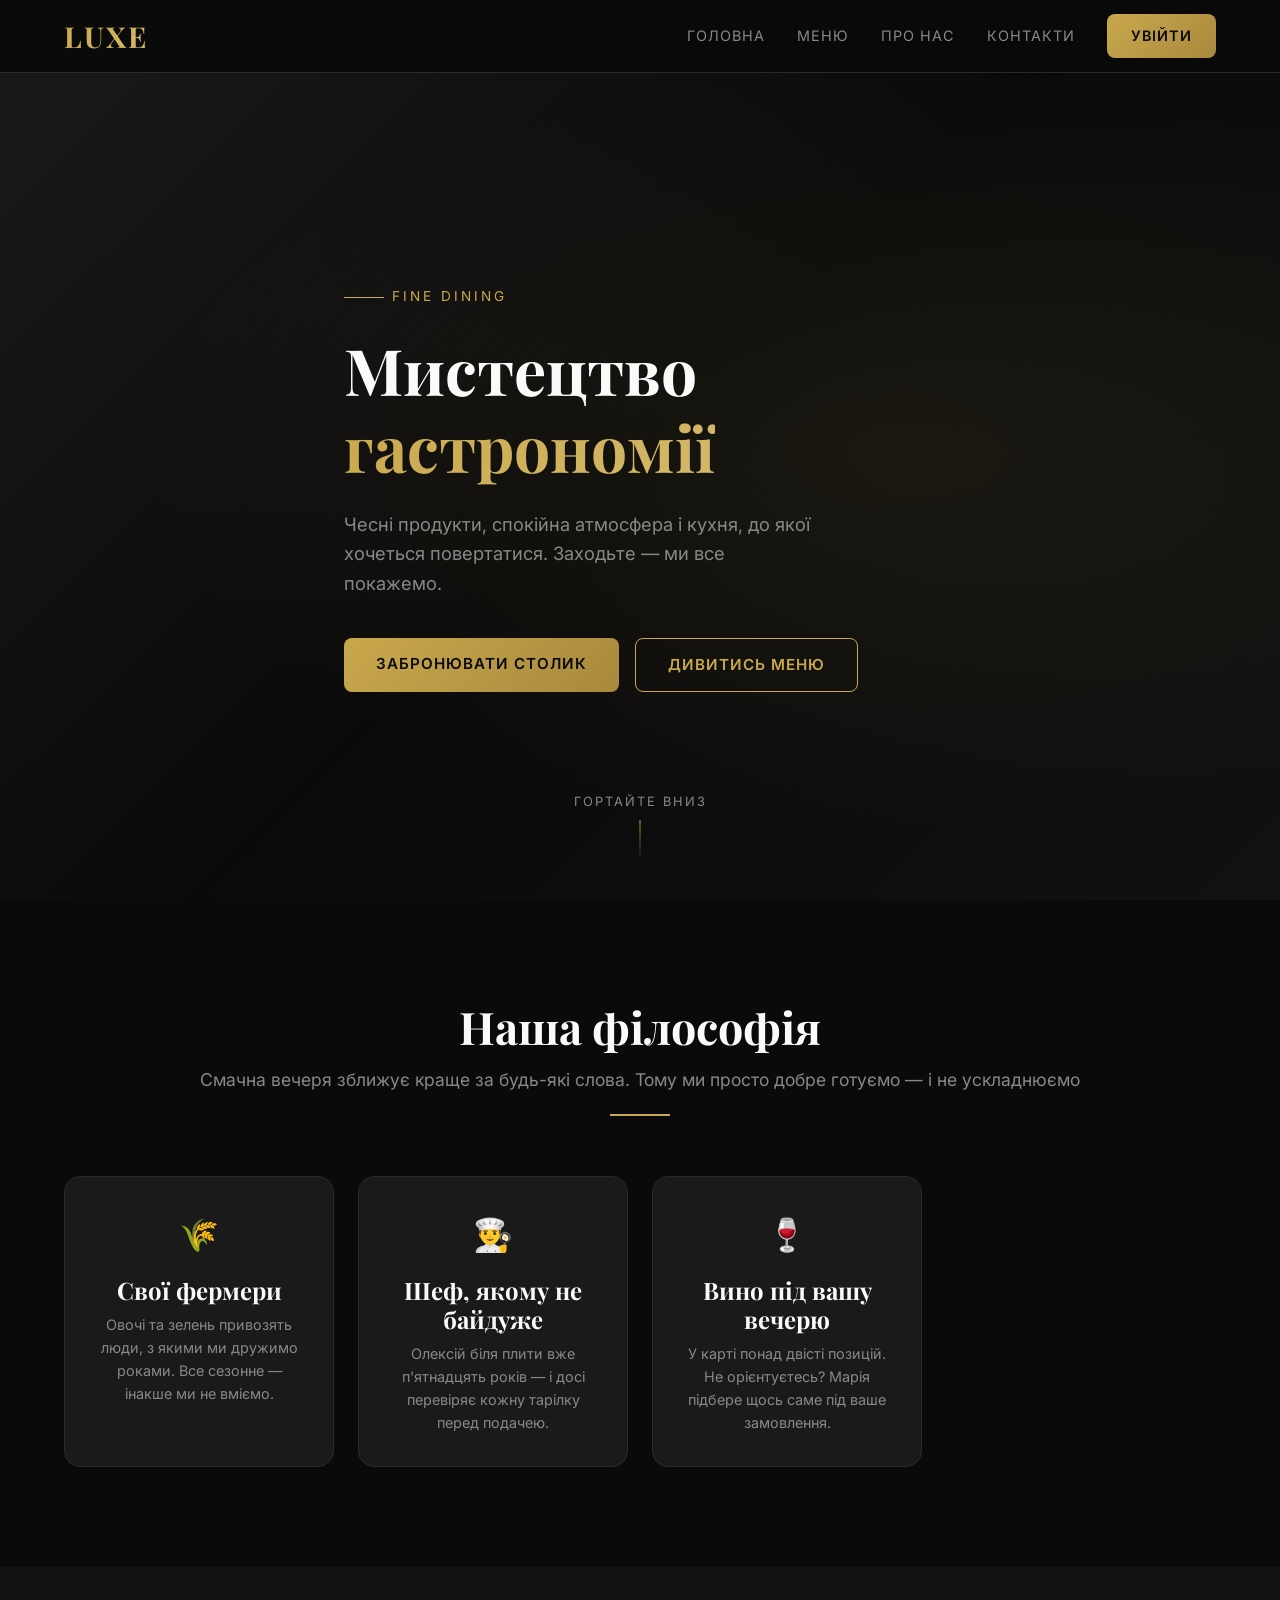
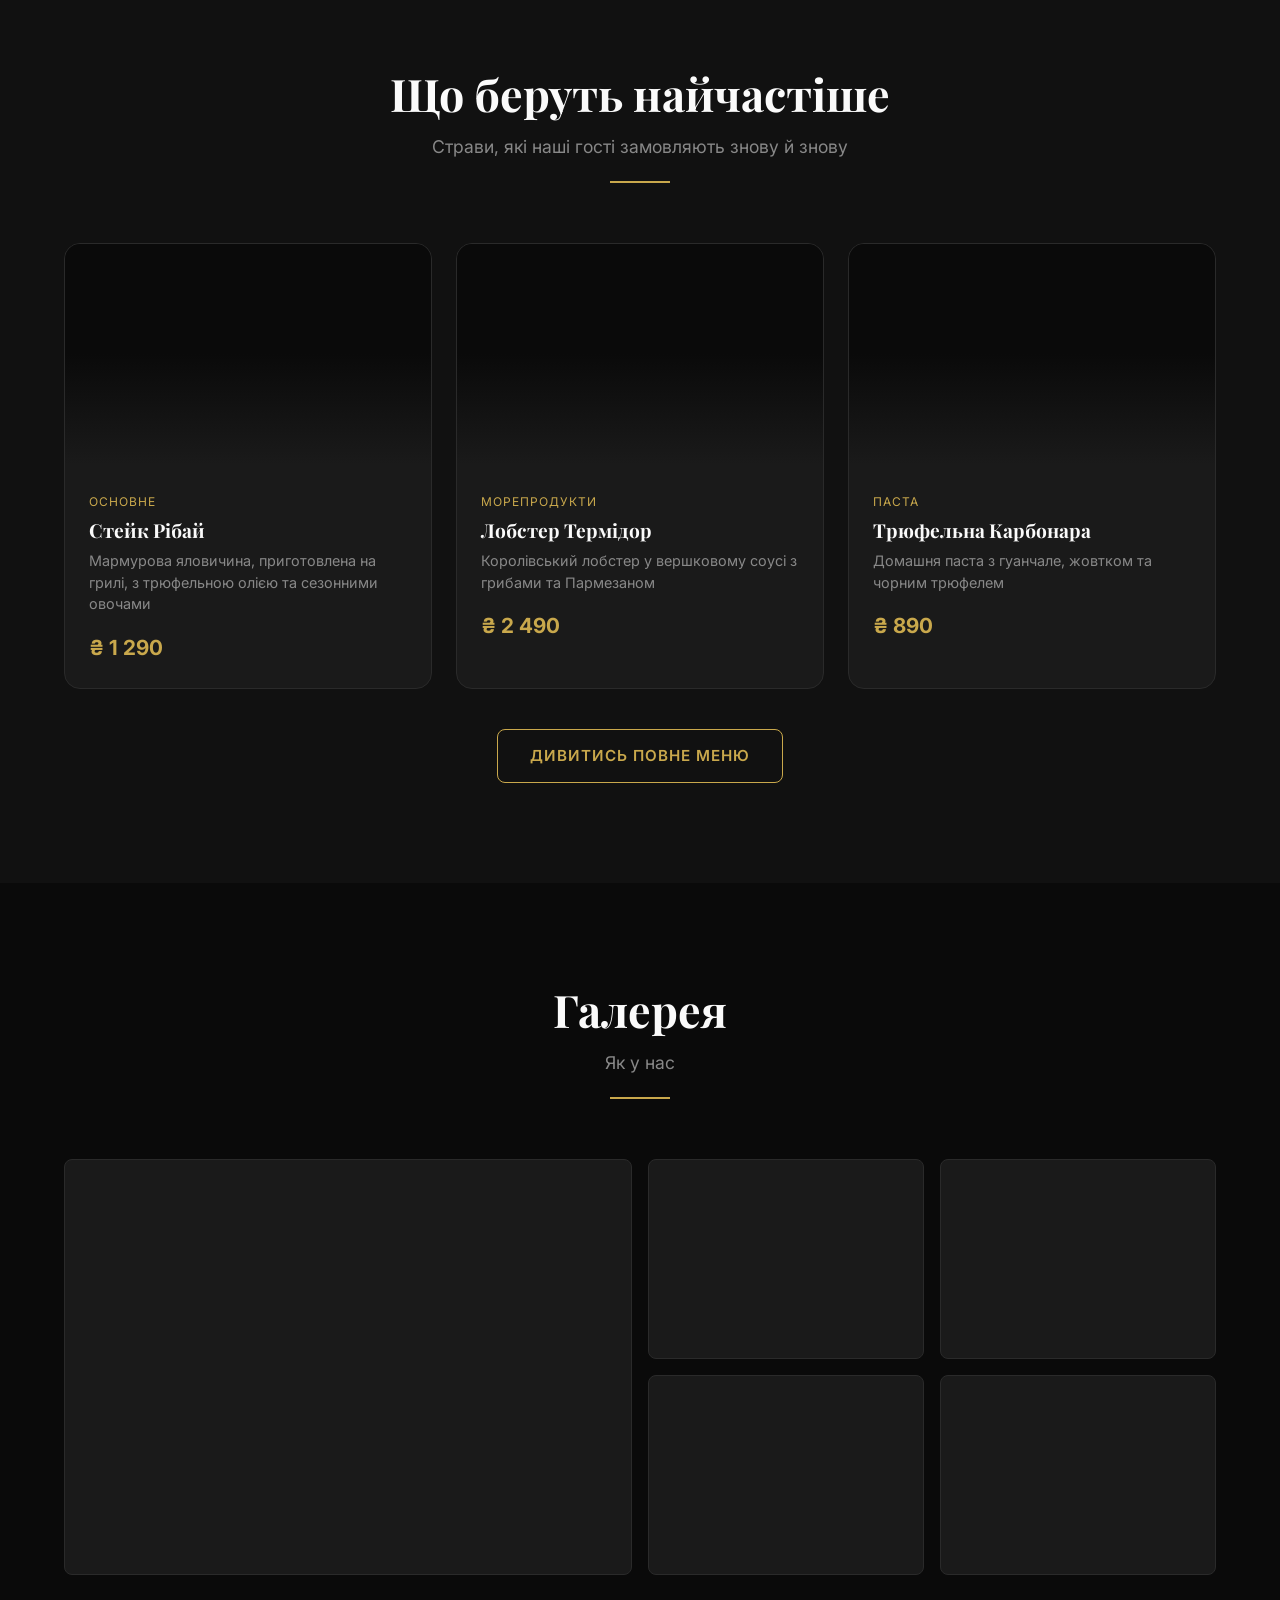
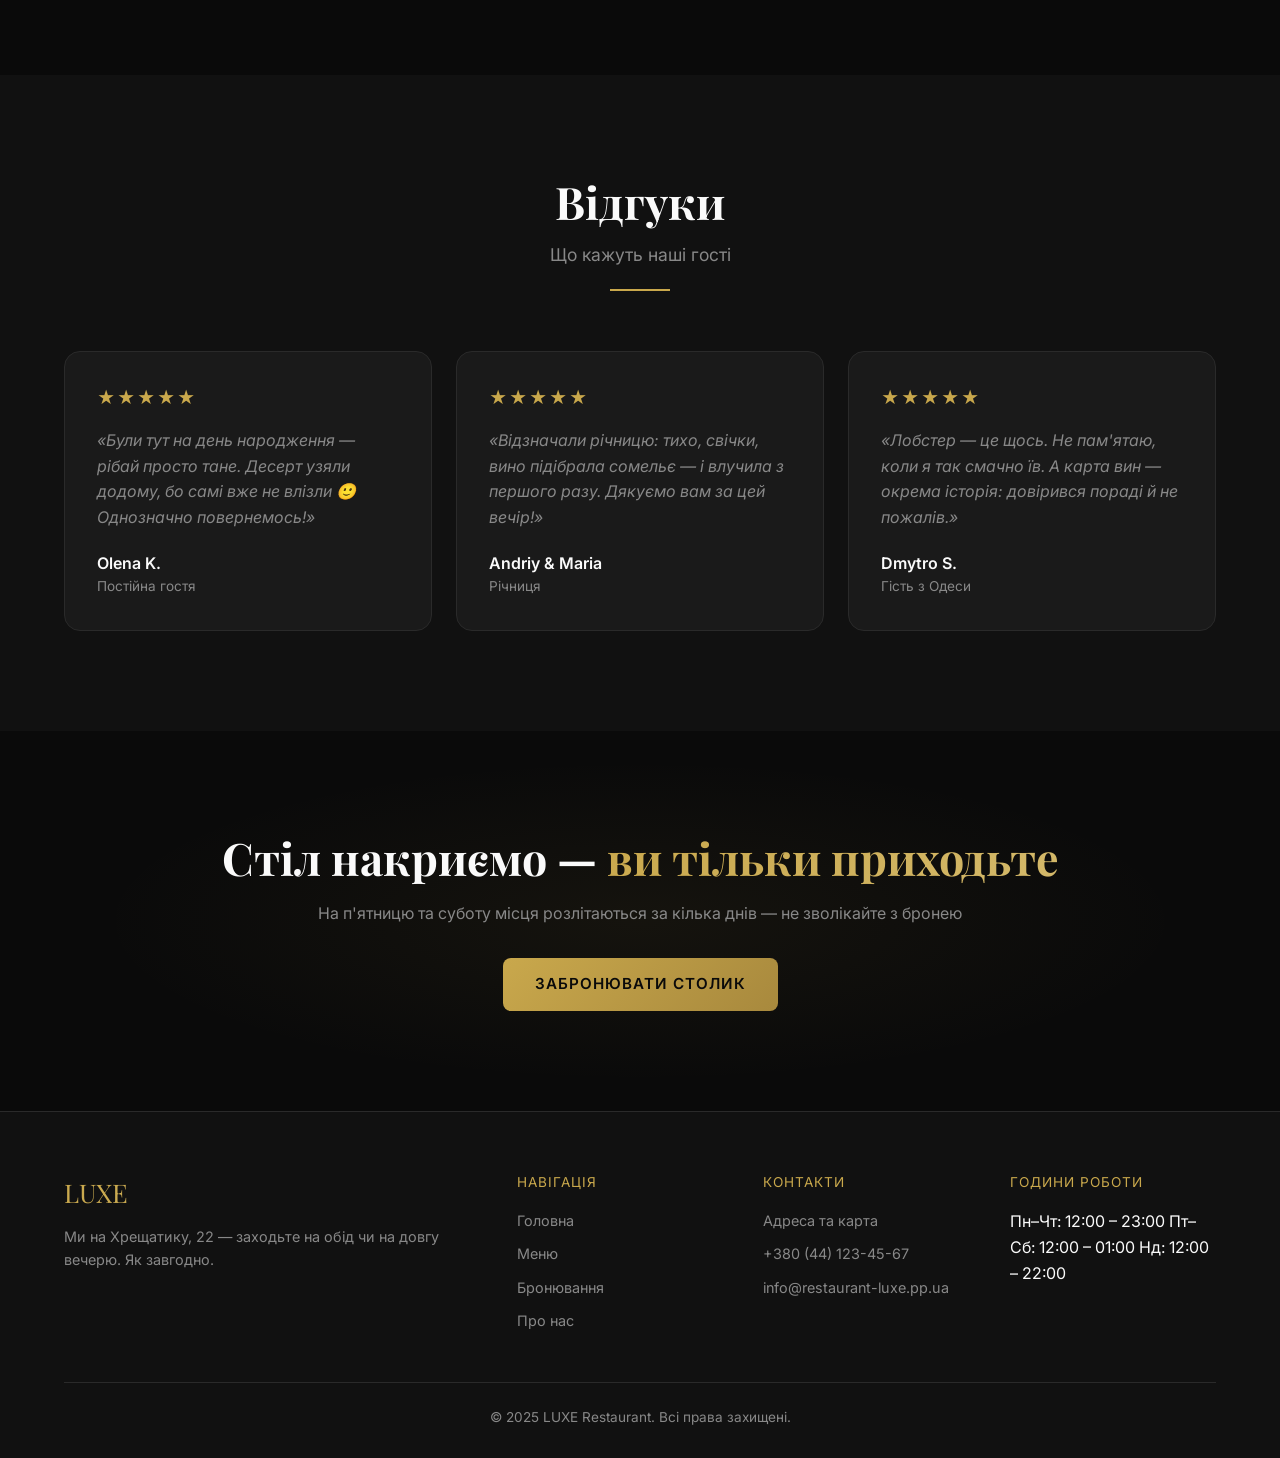
<file: index.html>
<!DOCTYPE html>
<html lang="uk">
<head>
  <meta charset="UTF-8">
  <meta name="viewport" content="width=device-width, initial-scale=1.0">
  <title>LUXE Restaurant — Висока кухня у Києві</title>
  <link rel="preconnect" href="https://fonts.googleapis.com">
  <link href="https://fonts.googleapis.com/css2?family=Playfair+Display:wght@400;700&family=Inter:wght@400;500;600&display=swap" rel="stylesheet">
  <link rel="stylesheet" href="css/style.css?v=20260826">
</head>
<body>

<header class="header">
  <div class="header__inner">
    <a href="index.html" class="header__logo gold-gradient">LUXE</a>
    <nav class="header__nav">
      <a href="index.html">Головна</a>
      <a href="menu.html">Меню</a>
      <a href="about.html">Про нас</a>
      <a href="contacts.html">Контакти</a>
      <a href="auth.html" class="header__cta">Увійти</a>
    </nav>
    <button class="burger" id="burger" aria-label="Меню">
      <span></span><span></span><span></span>
    </button>
  </div>
</header>

<nav class="mobile-nav" id="mobileNav">
  <a href="index.html">Головна</a>
  <a href="menu.html">Меню</a>
  <a href="about.html">Про нас</a>
  <a href="contacts.html">Контакти</a>
  <a href="booking.html">Бронювання</a>
  <a href="auth.html">Увійти</a>
</nav>

<section class="hero">
  <div class="hero__bg"></div>
  <div class="container hero__content">
    <span class="hero__label">Fine Dining</span>
    <h1 class="hero__title">Мистецтво <span class="gold-gradient">гастрономії</span></h1>
    <p class="hero__subtitle">Чесні продукти, спокійна атмосфера і кухня, до якої хочеться повертатися. Заходьте — ми все покажемо.</p>
    <div class="hero__buttons">
      <a href="booking.html" class="btn btn--primary">Забронювати столик</a>
      <a href="menu.html" class="btn btn--outline">Дивитись меню</a>
    </div>
  </div>
  <div class="hero__scroll">Гортайте вниз</div>
</section>

<section class="section">
  <div class="container">
    <div class="section-header animate-on-scroll">
      <h2>Наша філософія</h2>
      <p>Смачна вечеря зближує краще за будь-які слова. Тому ми просто добре готуємо — і не ускладнюємо</p>
      <div class="divider"></div>
    </div>
    <div class="values-grid">
      <div class="value-card animate-on-scroll">
        <div class="value-card__icon">🌾</div>
        <h3>Свої фермери</h3>
        <p>Овочі та зелень привозять люди, з якими ми дружимо роками. Все сезонне — інакше ми не вміємо.</p>
      </div>
      <div class="value-card animate-on-scroll">
        <div class="value-card__icon">👨‍🍳</div>
        <h3>Шеф, якому не байдуже</h3>
        <p>Олексій біля плити вже п'ятнадцять років — і досі перевіряє кожну тарілку перед подачею.</p>
      </div>
      <div class="value-card animate-on-scroll">
        <div class="value-card__icon">🍷</div>
        <h3>Вино під вашу вечерю</h3>
        <p>У карті понад двісті позицій. Не орієнтуєтесь? Марія підбере щось саме під ваше замовлення.</p>
      </div>
    </div>
  </div>
</section>

<section class="section section--alt">
  <div class="container">
    <div class="section-header animate-on-scroll">
      <h2>Що беруть найчастіше</h2>
      <p>Страви, які наші гості замовляють знову й знову</p>
      <div class="divider"></div>
    </div>
    <div class="dishes-grid">
      <div class="card animate-on-scroll">
        <div class="card__image" style="background-image:url('https://images.unsplash.com/photo-1546964124-0cce460f38ef?w=800&q=80&auto=format&fit=crop')"></div>
        <div class="card__body">
          <span class="card__tag">Основне</span>
          <h3 class="card__title">Стейк Рібай</h3>
          <p class="card__desc">Мармурова яловичина, приготовлена на грилі, з трюфельною олією та сезонними овочами</p>
          <span class="card__price">₴ 1 290</span>
        </div>
      </div>
      <div class="card animate-on-scroll">
        <div class="card__image" style="background-image:url('https://images.unsplash.com/photo-1559827260-dc66d52bef19?w=800&q=80&auto=format&fit=crop')"></div>
        <div class="card__body">
          <span class="card__tag">Морепродукти</span>
          <h3 class="card__title">Лобстер Термідор</h3>
          <p class="card__desc">Королівський лобстер у вершковому соусі з грибами та Пармезаном</p>
          <span class="card__price">₴ 2 490</span>
        </div>
      </div>
      <div class="card animate-on-scroll">
        <div class="card__image" style="background-image:url('https://images.unsplash.com/photo-1612874742237-6526221588e3?w=800&q=80&auto=format&fit=crop')"></div>
        <div class="card__body">
          <span class="card__tag">Паста</span>
          <h3 class="card__title">Трюфельна Карбонара</h3>
          <p class="card__desc">Домашня паста з гуанчале, жовтком та чорним трюфелем</p>
          <span class="card__price">₴ 890</span>
        </div>
      </div>
    </div>
    <div style="text-align:center; margin-top:40px;">
      <a href="menu.html" class="btn btn--outline">Дивитись повне меню</a>
    </div>
  </div>
</section>

<section class="section">
  <div class="container">
    <div class="section-header animate-on-scroll">
      <h2>Галерея</h2>
      <p>Як у нас</p>
      <div class="divider"></div>
    </div>
    <div class="gallery animate-on-scroll">
      <div class="gallery__item" style="background-image:url('https://images.unsplash.com/photo-1414235077428-338989a2e8c0?w=800&q=80&auto=format&fit=crop')"></div>
      <div class="gallery__item" style="background-image:url('https://images.unsplash.com/photo-1556910103-1c02745aae4d?w=800&q=80&auto=format&fit=crop')"></div>
      <div class="gallery__item" style="background-image:url('https://images.unsplash.com/photo-1510812431401-41d2bd2722f3?w=800&q=80&auto=format&fit=crop')"></div>
      <div class="gallery__item" style="background-image:url('https://images.unsplash.com/photo-1555396273-367ea4eb4db5?w=800&q=80&auto=format&fit=crop')"></div>
      <div class="gallery__item" style="background-image:url('https://images.unsplash.com/photo-1517248135467-4c7edcad34c4?w=800&q=80&auto=format&fit=crop')"></div>
    </div>
  </div>
</section>

<section class="section section--alt">
  <div class="container">
    <div class="section-header animate-on-scroll">
      <h2>Відгуки</h2>
      <p>Що кажуть наші гості</p>
      <div class="divider"></div>
    </div>
    <div class="reviews">
      <div class="review-card animate-on-scroll">
        <div class="review-card__stars">★★★★★</div>
        <p class="review-card__text">«Були тут на день народження — рібай просто тане. Десерт узяли додому, бо самі вже не влізли 🙂 Однозначно повернемось!»</p>
        <div class="review-card__author">Olena K.</div>
        <div class="review-card__role">Постійна гостя</div>
      </div>
      <div class="review-card animate-on-scroll">
        <div class="review-card__stars">★★★★★</div>
        <p class="review-card__text">«Відзначали річницю: тихо, свічки, вино підібрала сомельє — і влучила з першого разу. Дякуємо вам за цей вечір!»</p>
        <div class="review-card__author">Andriy & Maria</div>
        <div class="review-card__role">Річниця</div>
      </div>
      <div class="review-card animate-on-scroll">
        <div class="review-card__stars">★★★★★</div>
        <p class="review-card__text">«Лобстер — це щось. Не пам'ятаю, коли я так смачно їв. А карта вин — окрема історія: довірився пораді й не пожалів.»</p>
        <div class="review-card__author">Dmytro S.</div>
        <div class="review-card__role">Гість з Одеси</div>
      </div>
    </div>
  </div>
</section>

<section class="cta">
  <div class="container">
    <h2 class="animate-on-scroll">Стіл накриємо — <span class="gold-gradient">ви тільки приходьте</span></h2>
    <p class="animate-on-scroll">На п'ятницю та суботу місця розлітаються за кілька днів — не зволікайте з бронею</p>
    <a href="booking.html" class="btn btn--primary animate-on-scroll">Забронювати столик</a>
  </div>
</section>

<footer class="footer">
  <div class="container">
    <div class="footer__grid">
      <div>
        <div class="footer__logo gold-gradient">LUXE</div>
        <p class="footer__desc">Ми на Хрещатику, 22 — заходьте на обід чи на довгу вечерю. Як завгодно.</p>
      </div>
      <div>
        <div class="footer__heading">Навігація</div>
        <div class="footer__links">
          <a href="index.html">Головна</a>
          <a href="menu.html">Меню</a>
          <a href="booking.html">Бронювання</a>
          <a href="about.html">Про нас</a>
        </div>
      </div>
      <div>
        <div class="footer__heading">Контакти</div>
        <div class="footer__links">
          <a href="contacts.html">Адреса та карта</a>
          <a href="tel:+380441234567">+380 (44) 123-45-67</a>
          <a href="mailto:info@restaurant-luxe.pp.ua">info@restaurant-luxe.pp.ua</a>
        </div>
      </div>
      <div>
        <div class="footer__heading">Години роботи</div>
        <div class="footer__links">
          <span>Пн–Чт: 12:00 – 23:00</span>
          <span>Пт–Сб: 12:00 – 01:00</span>
          <span>Нд: 12:00 – 22:00</span>
        </div>
      </div>
    </div>
    <div class="footer__bottom">
      © 2025 LUXE Restaurant. Всі права захищені.
    </div>
  </div>
</footer>

<script src="js/script.js?v=20260826"></script>
</body>
</html>
</file>
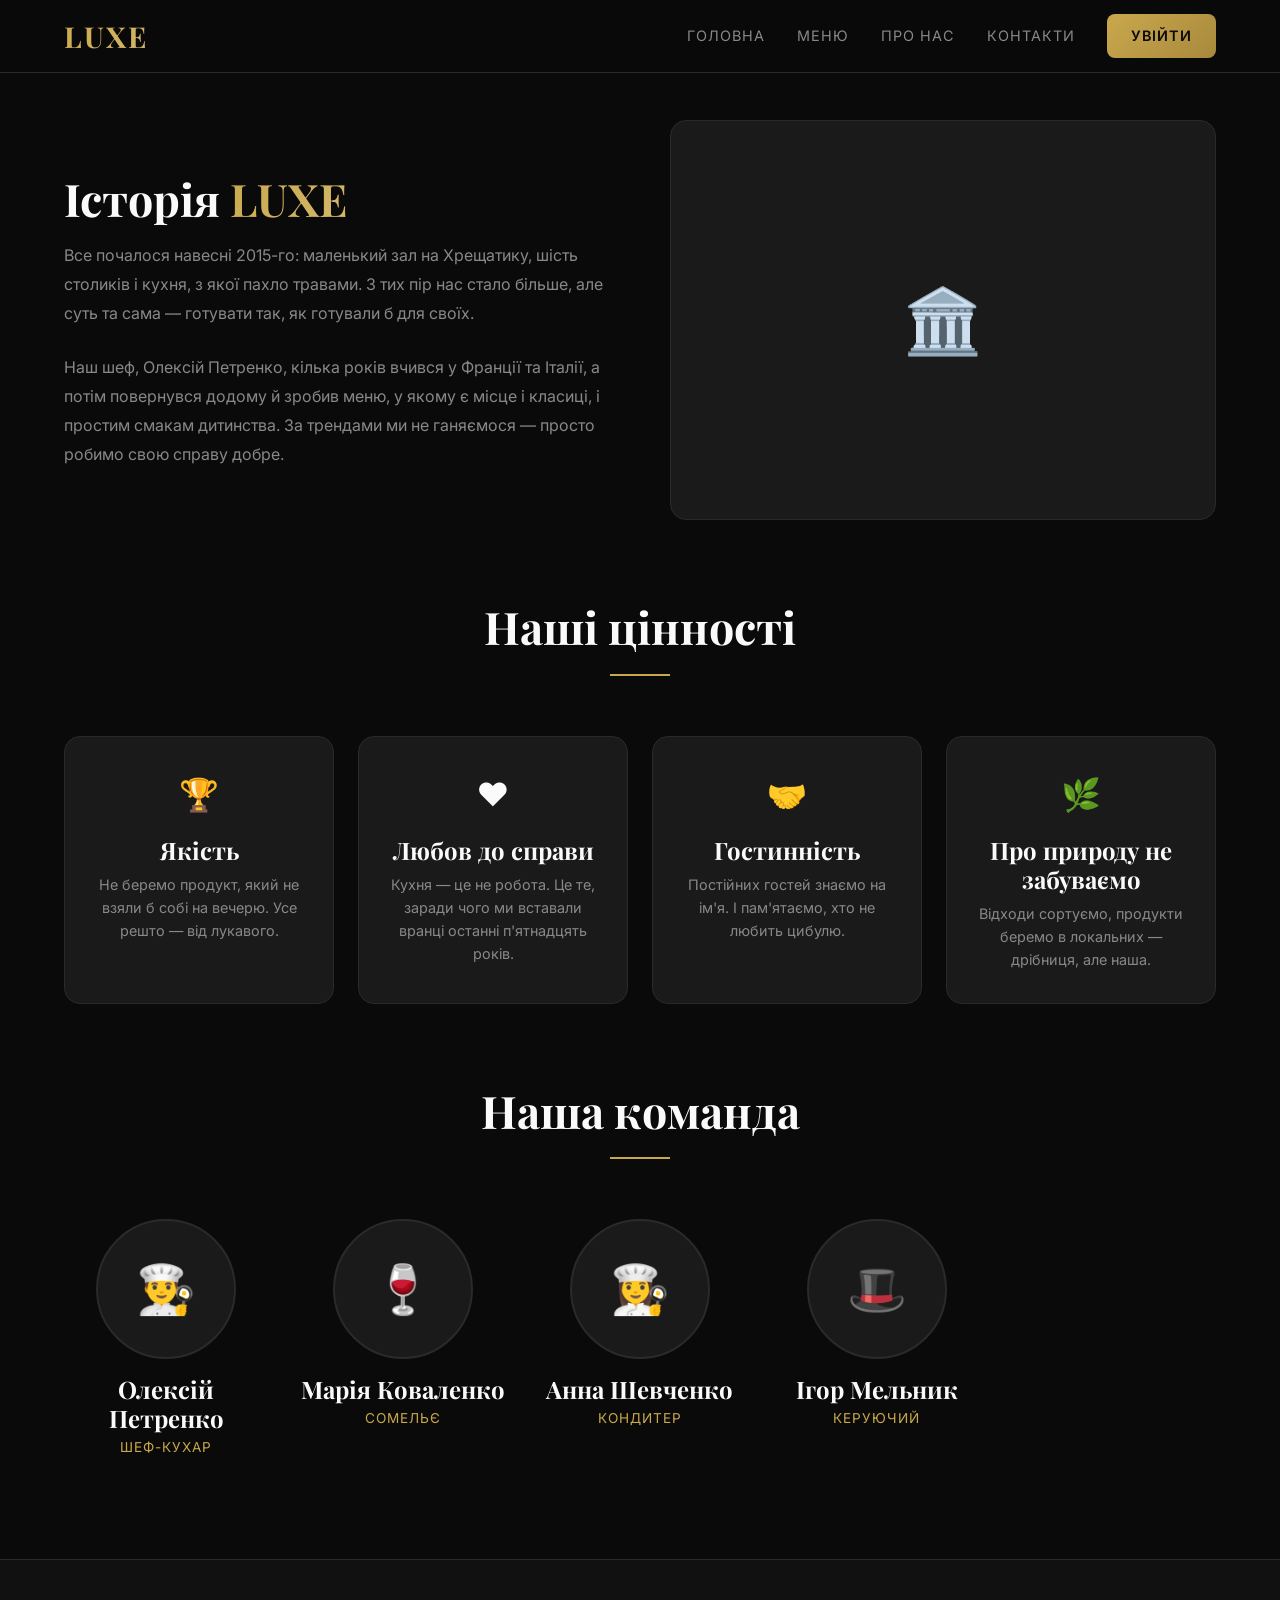
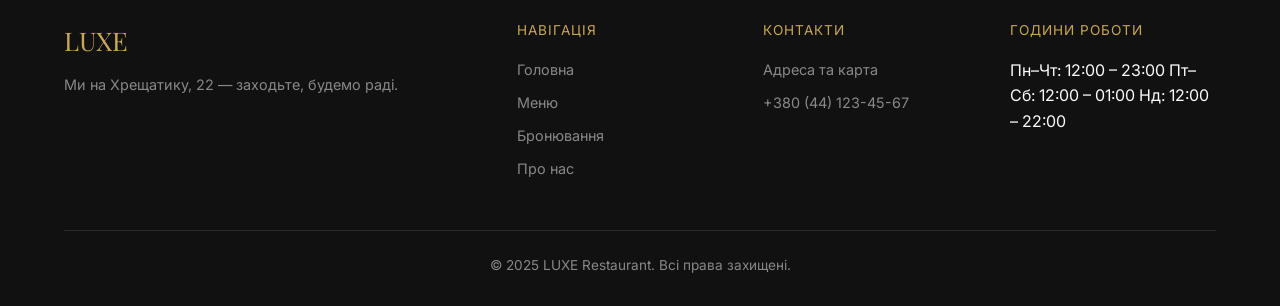
<file: about.html>
<!DOCTYPE html>
<html lang="uk">
<head>
  <meta charset="UTF-8">
  <meta name="viewport" content="width=device-width, initial-scale=1.0">
  <title>Про ресторан — LUXE Restaurant</title>
  <link rel="preconnect" href="https://fonts.googleapis.com">
  <link href="https://fonts.googleapis.com/css2?family=Playfair+Display:wght@400;700&family=Inter:wght@400;500;600&display=swap" rel="stylesheet">
  <link rel="stylesheet" href="css/style.css?v=20260826">
</head>
<body>

<header class="header">
  <div class="header__inner">
    <a href="index.html" class="header__logo gold-gradient">LUXE</a>
    <nav class="header__nav">
      <a href="index.html">Головна</a>
      <a href="menu.html">Меню</a>
      <a href="about.html">Про нас</a>
      <a href="contacts.html">Контакти</a>
      <a href="auth.html" class="header__cta">Увійти</a>
    </nav>
    <button class="burger" id="burger" aria-label="Меню">
      <span></span><span></span><span></span>
    </button>
  </div>
</header>

<nav class="mobile-nav" id="mobileNav">
  <a href="index.html">Головна</a>
  <a href="menu.html">Меню</a>
  <a href="about.html">Про нас</a>
  <a href="contacts.html">Контакти</a>
  <a href="booking.html">Бронювання</a>
  <a href="auth.html">Увійти</a>
</nav>

<section class="section" style="padding-top: 120px;">
  <div class="container">
    <div class="about-intro animate-on-scroll">
      <div class="about-intro__text">
        <h2>Історія <span class="gold-gradient">LUXE</span></h2>
        <p>Все почалося навесні 2015-го: маленький зал на Хрещатику, шість столиків і кухня, з якої пахло травами. З тих пір нас стало більше, але суть та сама — готувати так, як готували б для своїх.</p>
        <br>
        <p>Наш шеф, Олексій Петренко, кілька років вчився у Франції та Італії, а потім повернувся додому й зробив меню, у якому є місце і класиці, і простим смакам дитинства. За трендами ми не ганяємося — просто робимо свою справу добре.</p>
      </div>
      <div class="about-intro__image">🏛️</div>
    </div>

    <div class="section-header animate-on-scroll">
      <h2>Наші цінності</h2>
      <div class="divider"></div>
    </div>

    <div class="values-grid" style="margin-bottom: 80px;">
      <div class="value-card animate-on-scroll">
        <div class="value-card__icon">🏆</div>
        <h3>Якість</h3>
        <p>Не беремо продукт, який не взяли б собі на вечерю. Усе решто — від лукавого.</p>
      </div>
      <div class="value-card animate-on-scroll">
        <div class="value-card__icon">❤️</div>
        <h3>Любов до справи</h3>
        <p>Кухня — це не робота. Це те, заради чого ми вставали вранці останні п'ятнадцять років.</p>
      </div>
      <div class="value-card animate-on-scroll">
        <div class="value-card__icon">🤝</div>
        <h3>Гостинність</h3>
        <p>Постійних гостей знаємо на ім'я. І пам'ятаємо, хто не любить цибулю.</p>
      </div>
      <div class="value-card animate-on-scroll">
        <div class="value-card__icon">🌿</div>
        <h3>Про природу не забуваємо</h3>
        <p>Відходи сортуємо, продукти беремо в локальних — дрібниця, але наша.</p>
      </div>
    </div>

    <div class="section-header animate-on-scroll">
      <h2>Наша команда</h2>
      <div class="divider"></div>
    </div>

    <div class="team-grid">
      <div class="team-member animate-on-scroll">
        <div class="team-member__avatar">👨‍🍳</div>
        <h3>Олексій Петренко</h3>
        <div class="team-member__role">Шеф-кухар</div>
      </div>
      <div class="team-member animate-on-scroll">
        <div class="team-member__avatar">🍷</div>
        <h3>Марія Коваленко</h3>
        <div class="team-member__role">Сомельє</div>
      </div>
      <div class="team-member animate-on-scroll">
        <div class="team-member__avatar">👩‍🍳</div>
        <h3>Анна Шевченко</h3>
        <div class="team-member__role">Кондитер</div>
      </div>
      <div class="team-member animate-on-scroll">
        <div class="team-member__avatar">🎩</div>
        <h3>Ігор Мельник</h3>
        <div class="team-member__role">Керуючий</div>
      </div>
    </div>
  </div>
</section>

<footer class="footer">
  <div class="container">
    <div class="footer__grid">
      <div>
        <div class="footer__logo gold-gradient">LUXE</div>
        <p class="footer__desc">Ми на Хрещатику, 22 — заходьте, будемо раді.</p>
      </div>
      <div>
        <div class="footer__heading">Навігація</div>
        <div class="footer__links">
          <a href="index.html">Головна</a>
          <a href="menu.html">Меню</a>
          <a href="booking.html">Бронювання</a>
          <a href="about.html">Про нас</a>
        </div>
      </div>
      <div>
        <div class="footer__heading">Контакти</div>
        <div class="footer__links">
          <a href="contacts.html">Адреса та карта</a>
          <a href="tel:+380441234567">+380 (44) 123-45-67</a>
        </div>
      </div>
      <div>
        <div class="footer__heading">Години роботи</div>
        <div class="footer__links">
          <span>Пн–Чт: 12:00 – 23:00</span>
          <span>Пт–Сб: 12:00 – 01:00</span>
          <span>Нд: 12:00 – 22:00</span>
        </div>
      </div>
    </div>
    <div class="footer__bottom">© 2025 LUXE Restaurant. Всі права захищені.</div>
  </div>
</footer>

<script src="js/script.js?v=20260826"></script>
</body>
</html>
</file>
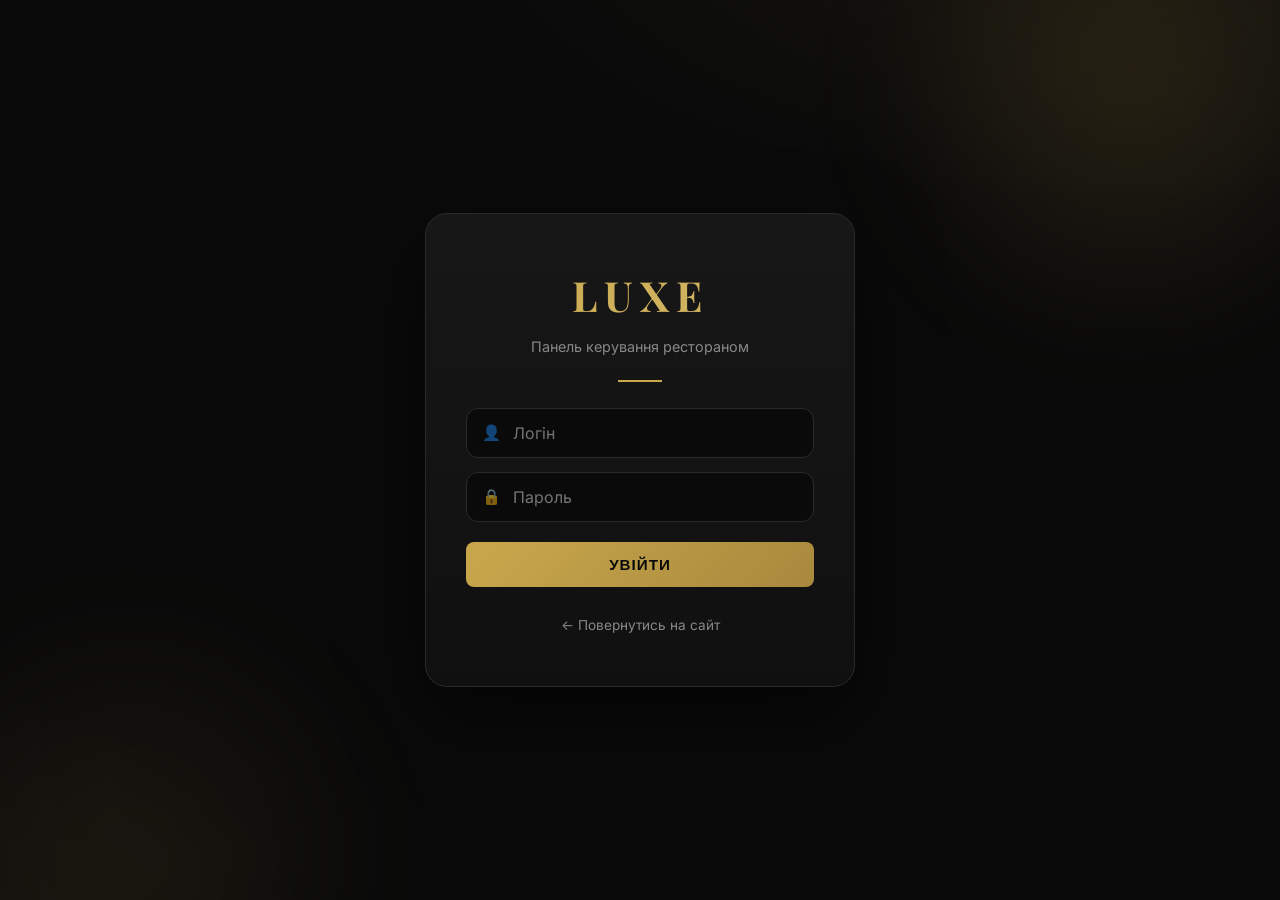
<file: admin.html>
<!DOCTYPE html>
<html lang="uk">
<head>
  <meta charset="UTF-8">
  <meta name="viewport" content="width=device-width, initial-scale=1.0">
  <title>Адмін-панель — LUXE Restaurant</title>
  <link rel="preconnect" href="https://fonts.googleapis.com">
  <link href="https://fonts.googleapis.com/css2?family=Playfair+Display:wght@400;700&family=Inter:wght@400;500;600;700&display=swap" rel="stylesheet">
  <link rel="stylesheet" href="css/style.css?v=20260826">
  <link rel="stylesheet" href="css/admin.css?v=20260826">
</head>
<body class="admin-body">

  <!-- ===== LOGIN ===== -->
  <div id="adminLoginView" class="admin-login">
    <div class="admin-login__glow admin-login__glow--1"></div>
    <div class="admin-login__glow admin-login__glow--2"></div>

    <div class="admin-login__card">
      <div class="admin-login__logo gold-gradient">LUXE</div>
      <p class="admin-login__tagline">Панель керування рестораном</p>
      <div class="admin-login__divider"></div>

      <div class="auth-error" id="adminLoginError"></div>

      <form id="adminLoginForm" class="admin-login__form">
        <div class="admin-field">
          <span class="admin-field__icon">👤</span>
          <input type="text" id="adminUsername" placeholder="Логін" required autocomplete="username">
        </div>
        <div class="admin-field">
          <span class="admin-field__icon">🔒</span>
          <input type="password" id="adminPassword" placeholder="Пароль" required autocomplete="current-password">
        </div>
        <button type="submit" class="btn btn--primary admin-login__btn">Увійти</button>
      </form>

      <a href="index.html" class="admin-login__back">← Повернутись на сайт</a>
    </div>
  </div>

  <!-- ===== PANEL ===== -->
  <div id="adminPanelView" class="admin-layout" hidden>

    <aside class="admin-sidebar">
      <div class="admin-sidebar__brand">
        <span class="gold-gradient">LUXE</span>
        <span class="admin-sidebar__brand-sub">Admin Panel</span>
      </div>

      <nav class="admin-sidebar__nav">
        <button type="button" class="admin-nav-item admin-tab-btn admin-tab-btn--active" data-tab="bookings">
          <span class="admin-nav-item__icon">🍽️</span>
          <span class="admin-nav-item__label">Бронювання</span>
        </button>
        <button type="button" class="admin-nav-item admin-tab-btn" data-tab="tables">
          <span class="admin-nav-item__icon">🪑</span>
          <span class="admin-nav-item__label">Столики та Зали</span>
        </button>
        <button type="button" class="admin-nav-item admin-tab-btn" data-tab="staff">
          <span class="admin-nav-item__icon">👨‍🍳</span>
          <span class="admin-nav-item__label">Персонал</span>
        </button>
        <button type="button" class="admin-nav-item admin-tab-btn" data-tab="stoplist">
          <span class="admin-nav-item__icon">📋</span>
          <span class="admin-nav-item__label">Стоп-лист</span>
        </button>
        <button type="button" class="admin-nav-item admin-tab-btn" data-tab="users">
          <span class="admin-nav-item__icon">👤</span>
          <span class="admin-nav-item__label">Клієнти</span>
        </button>
      </nav>

      <div class="admin-sidebar__footer">
        <a href="index.html" class="admin-sidebar__site-link">🌐 На сайт ресторану</a>
      </div>
    </aside>

    <div class="admin-main">

      <header class="admin-topbar">
        <div class="admin-topbar__left">
          <h1 class="admin-topbar__title" id="adminSectionTitle">Бронювання</h1>
          <p class="admin-topbar__date" id="adminTodayDate"></p>
        </div>
        <div class="admin-topbar__right">
          <div class="admin-topbar__user">
            <div class="admin-topbar__avatar" id="adminAvatar">A</div>
            <div class="admin-topbar__meta">
              <div class="admin-topbar__name" id="adminName">Адміністратор</div>
              <div class="admin-topbar__role">Повний доступ</div>
            </div>
          </div>
          <button type="button" class="admin-logout-btn" id="adminLogoutBtn">Вийти</button>
        </div>
      </header>

      <!-- Quick Metrics -->
      <section class="admin-stats" id="adminStatsGrid">
        <div class="admin-stat-card">
          <div class="admin-stat-card__icon">📅</div>
          <div>
            <div class="admin-stat-card__val" id="statTodayBookings">0</div>
            <div class="admin-stat-card__label">Бронювань сьогодні</div>
          </div>
        </div>
        <div class="admin-stat-card">
          <div class="admin-stat-card__icon">👥</div>
          <div>
            <div class="admin-stat-card__val" id="statTodayGuests">0</div>
            <div class="admin-stat-card__label">Очікуваних гостей</div>
          </div>
        </div>
        <div class="admin-stat-card">
          <div class="admin-stat-card__icon">🪑</div>
          <div>
            <div class="admin-stat-card__val" id="statTablesOccupied">0 / 12</div>
            <div class="admin-stat-card__label">Зайнято столиків</div>
          </div>
        </div>
        <div class="admin-stat-card">
          <div class="admin-stat-card__icon">🧑‍🍳</div>
          <div>
            <div class="admin-stat-card__val" id="statStaffOnShift">0 / 0</div>
            <div class="admin-stat-card__label">Персонал на зміні</div>
          </div>
        </div>
      </section>

      <div class="admin-content">

        <!-- TAB 1: BOOKINGS -->
        <div class="admin-tab-content" id="tabContentBookings">
          <div class="admin-toolbar">
            <div class="admin-filter-group" id="bookingFilterGroup">
              <button class="filter-btn filter-btn--active" data-filter="all">Всі</button>
              <button class="filter-btn" data-filter="pending">⏳ Очікують</button>
              <button class="filter-btn" data-filter="confirmed">✅ Підтверджені</button>
              <button class="filter-btn" data-filter="completed">🏁 Завершені</button>
              <button class="filter-btn" data-filter="cancelled">❌ Відхилені</button>
            </div>
            <button class="btn btn--outline admin-toolbar__refresh" id="btnRefreshBookings">🔄 Оновити</button>
          </div>

          <div class="admin-table-wrap" id="adminBookingsWrap">
            <table class="admin-table">
              <thead>
                <tr>
                  <th>Код / Гість</th>
                  <th>Телефон</th>
                  <th>Дата та Час</th>
                  <th>Гостей</th>
                  <th>Зал / Стіл</th>
                  <th>Побажання</th>
                  <th>Статус</th>
                  <th>Дії</th>
                </tr>
              </thead>
              <tbody id="adminBookingsBody"></tbody>
            </table>
          </div>
          <div class="bookings-empty" id="adminBookingsEmpty" hidden>
            <div class="bookings-empty__icon">🍽️</div>
            <p>Поки тихо — бронювань у цій категорії немає</p>
          </div>
        </div>

        <!-- TAB 2: TABLES -->
        <div class="admin-tab-content" id="tabContentTables" hidden>
          <div class="admin-toolbar admin-toolbar--column">
            <div class="admin-toolbar__row">
              <p class="admin-toolbar__hint">Зали: додайте новий — або приберіть той, що не потрібен</p>
              <button type="button" class="btn btn--primary admin-toolbar__add" id="btnOpenAddHallModal">+ Додати зал</button>
            </div>
            <div class="admin-halls-chips" id="adminHallsChips"></div>
          </div>

          <div class="admin-toolbar">
            <p class="admin-toolbar__hint">Натисніть на статус столика для швидкої зміни</p>
            <div class="admin-toolbar__row">
              <div class="admin-filter-group" id="hallFilterGroup"></div>
              <button type="button" class="btn btn--outline admin-toolbar__add" id="btnOpenAddTableModal">+ Додати столик</button>
            </div>
          </div>
          <div class="admin-tables-grid" id="adminTablesGrid"></div>
        </div>

        <!-- TAB 3: STAFF -->
        <div class="admin-tab-content" id="tabContentStaff" hidden>
          <div class="admin-toolbar">
            <p class="admin-toolbar__hint">Керування змінами та співробітниками ресторану</p>
            <button class="btn btn--primary admin-toolbar__add" id="btnOpenAddStaffModal">+ Додати співробітника</button>
          </div>

          <div class="admin-table-wrap">
            <table class="admin-table">
              <thead>
                <tr>
                  <th>Співробітник</th>
                  <th>Посада</th>
                  <th>Телефон</th>
                  <th>Зміна</th>
                  <th>Примітка</th>
                  <th>Дії</th>
                </tr>
              </thead>
              <tbody id="adminStaffBody"></tbody>
            </table>
          </div>
        </div>

        <!-- TAB 4: STOP LIST -->
        <div class="admin-tab-content" id="tabContentStoplist" hidden>
          <div class="admin-toolbar">
            <p class="admin-toolbar__hint">Вимкайте страву, якщо вона закінчилась — оновиться всюди</p>
            <button type="button" class="btn btn--primary admin-toolbar__add" id="btnOpenAddStopItemModal">+ Додати страву</button>
          </div>
          <div class="admin-stoplist-grid" id="adminStoplistGrid"></div>
        </div>

        <!-- TAB 5: USERS -->
        <div class="admin-tab-content" id="tabContentUsers" hidden>
          <div class="admin-toolbar">
            <p class="admin-toolbar__hint">Зареєстровані користувачі через Google • Всього: <strong class="admin-toolbar__count" id="adminUsersCount">0</strong></p>
          </div>
          <div class="admin-table-wrap" id="adminTableWrap">
            <table class="admin-table">
              <thead>
                <tr>
                  <th>Користувач</th>
                  <th>Email</th>
                  <th>Через</th>
                  <th>Реєстрація</th>
                  <th>Дії</th>
                </tr>
              </thead>
              <tbody id="adminTableBody"></tbody>
            </table>
          </div>
          <div class="bookings-empty" id="adminEmpty" hidden>
            <div class="bookings-empty__icon">👤</div>
            <p>Користувачів поки немає</p>
          </div>
        </div>

      </div>
    </div>
  </div>

  <!-- Modal: Add Hall -->
  <div class="modal" id="addHallModal" hidden>
    <div class="modal__backdrop" id="closeHallModalBg"></div>
    <div class="modal__card auth-card">
      <div class="auth-card__logo gold-gradient" style="font-size:1.5rem;margin-bottom:8px;">Новий зал</div>
      <p class="auth-card__subtitle" style="margin-bottom:24px;">Категорія залу (наприклад: Лофт, Бенуар)</p>
      <form id="addHallForm" class="admin-modal-form">
        <div class="admin-modal-form__row">
          <label for="hallName">Назва залу</label>
          <input type="text" id="hallName" placeholder="Наприклад: Лофт" required maxlength="50">
        </div>
        <div class="admin-modal-form__buttons">
          <button type="button" class="btn btn--outline" id="btnCancelHall">Скасувати</button>
          <button type="submit" class="btn btn--primary">Додати</button>
        </div>
      </form>
    </div>
  </div>

  <!-- Modal: Add Table -->
  <div class="modal" id="addTableModal" hidden>
    <div class="modal__backdrop" id="closeTableModalBg"></div>
    <div class="modal__card auth-card">
      <div class="auth-card__logo gold-gradient" style="font-size:1.5rem;margin-bottom:8px;">Новий столик</div>
      <p class="auth-card__subtitle" style="margin-bottom:24px;">Номер столика присвоїться автоматично</p>
      <form id="addTableForm" class="admin-modal-form">
        <div class="admin-modal-form__row">
          <label for="tableHall">Зал</label>
          <select id="tableHall" required></select>
        </div>
        <div class="admin-modal-form__row">
          <label for="tableCapacity">Кількість місць (1–30)</label>
          <input type="number" id="tableCapacity" min="1" max="30" value="4" required>
        </div>
        <div class="admin-modal-form__buttons">
          <button type="button" class="btn btn--outline" id="btnCancelTable">Скасувати</button>
          <button type="submit" class="btn btn--primary">Додати</button>
        </div>
      </form>
    </div>
  </div>

  <!-- Modal: Add Stop List Item -->
  <div class="modal" id="addStopItemModal" hidden>
    <div class="modal__backdrop" id="closeStopItemModalBg"></div>
    <div class="modal__card auth-card">
      <div class="auth-card__logo gold-gradient" style="font-size:1.5rem;margin-bottom:8px;">Нова страва</div>
      <p class="auth-card__subtitle" style="margin-bottom:24px;">Позиція для керування стоп-листом</p>
      <form id="addStopItemForm" class="admin-modal-form">
        <div class="admin-modal-form__row">
          <label for="stopItemName">Назва страви або напою</label>
          <input type="text" id="stopItemName" placeholder="Наприклад: Дорадо на грилі" required maxlength="120">
        </div>
        <div class="admin-modal-form__row">
          <label for="stopItemCategory">Категорія</label>
          <input type="text" id="stopItemCategory" placeholder="Закуски / Основні страви / Десерти / Бар" list="stopItemCategoryList" maxlength="60">
          <datalist id="stopItemCategoryList">
            <option value="Закуски">
            <option value="Основні страви">
            <option value="Десерти">
            <option value="Бар">
          </datalist>
        </div>
        <div class="admin-modal-form__buttons">
          <button type="button" class="btn btn--outline" id="btnCancelStopItem">Скасувати</button>
          <button type="submit" class="btn btn--primary">Додати</button>
        </div>
      </form>
    </div>
  </div>

  <!-- Modal: Add Staff -->
  <div class="modal" id="addStaffModal" hidden>
    <div class="modal__backdrop" id="closeStaffModalBg"></div>
    <div class="modal__card auth-card">
      <div class="auth-card__logo gold-gradient" style="font-size:1.5rem;margin-bottom:8px;">Новий співробітник</div>
      <p class="auth-card__subtitle" style="margin-bottom:24px;">Додавання члена команди ресторану</p>
      <form id="addStaffForm" class="admin-modal-form">
        <div class="admin-modal-form__row">
          <label for="staffName">ПІБ</label>
          <input type="text" id="staffName" placeholder="Іван Іваненко" required>
        </div>
        <div class="admin-modal-form__row">
          <label for="staffRole">Посада</label>
          <select id="staffRole" required>
            <option value="Шеф-кухар">Шеф-кухар</option>
            <option value="Су-шеф">Су-шеф</option>
            <option value="Старший офіціант">Старший офіціант</option>
            <option value="Офіціант">Офіціант</option>
            <option value="Офіціант VIP">Офіціант VIP</option>
            <option value="Хостес">Хостес</option>
            <option value="Сомельє / Бармен">Сомельє / Бармен</option>
            <option value="Адміністратор">Адміністратор</option>
          </select>
        </div>
        <div class="admin-modal-form__row">
          <label for="staffPhone">Телефон</label>
          <input type="tel" id="staffPhone" placeholder="+380 (__) ___-__-__">
        </div>
        <div class="admin-modal-form__row">
          <label for="staffShift">Зміна зараз</label>
          <select id="staffShift">
            <option value="on">🟢 На зміні</option>
            <option value="off" selected>⚪ Вихідний</option>
          </select>
        </div>
        <div class="admin-modal-form__row">
          <label for="staffNotes">Примітка</label>
          <input type="text" id="staffNotes" placeholder="Наприклад: Основний зал">
        </div>
        <div class="admin-modal-form__buttons">
          <button type="button" class="btn btn--outline" id="btnCancelStaff">Скасувати</button>
          <button type="submit" class="btn btn--primary">Зберегти</button>
        </div>
      </form>
    </div>
  </div>

  <!-- Modal: Confirm user deletion -->
  <div class="modal" id="confirmUserModal" hidden>
    <div class="modal__backdrop" id="confirmUserBackdrop"></div>
    <div class="modal__card auth-card admin-confirm-card">
      <div class="admin-confirm__icon">🗑️</div>
      <div class="auth-card__logo gold-gradient" style="font-size:1.4rem;">Прибрати клієнта</div>
      <p class="auth-card__subtitle admin-confirm__text" id="confirmUserText">Видалити клієнта та всі його дані?</p>
      <div class="admin-confirm__buttons">
        <button type="button" class="btn btn--outline" id="confirmUserCancel">Скасувати</button>
        <button type="button" class="btn btn--danger" id="confirmUserOk">Видалити назавжди</button>
      </div>
    </div>
  </div>

<script src="js/script.js?v=20260826"></script>
</body>
</html>
</file>
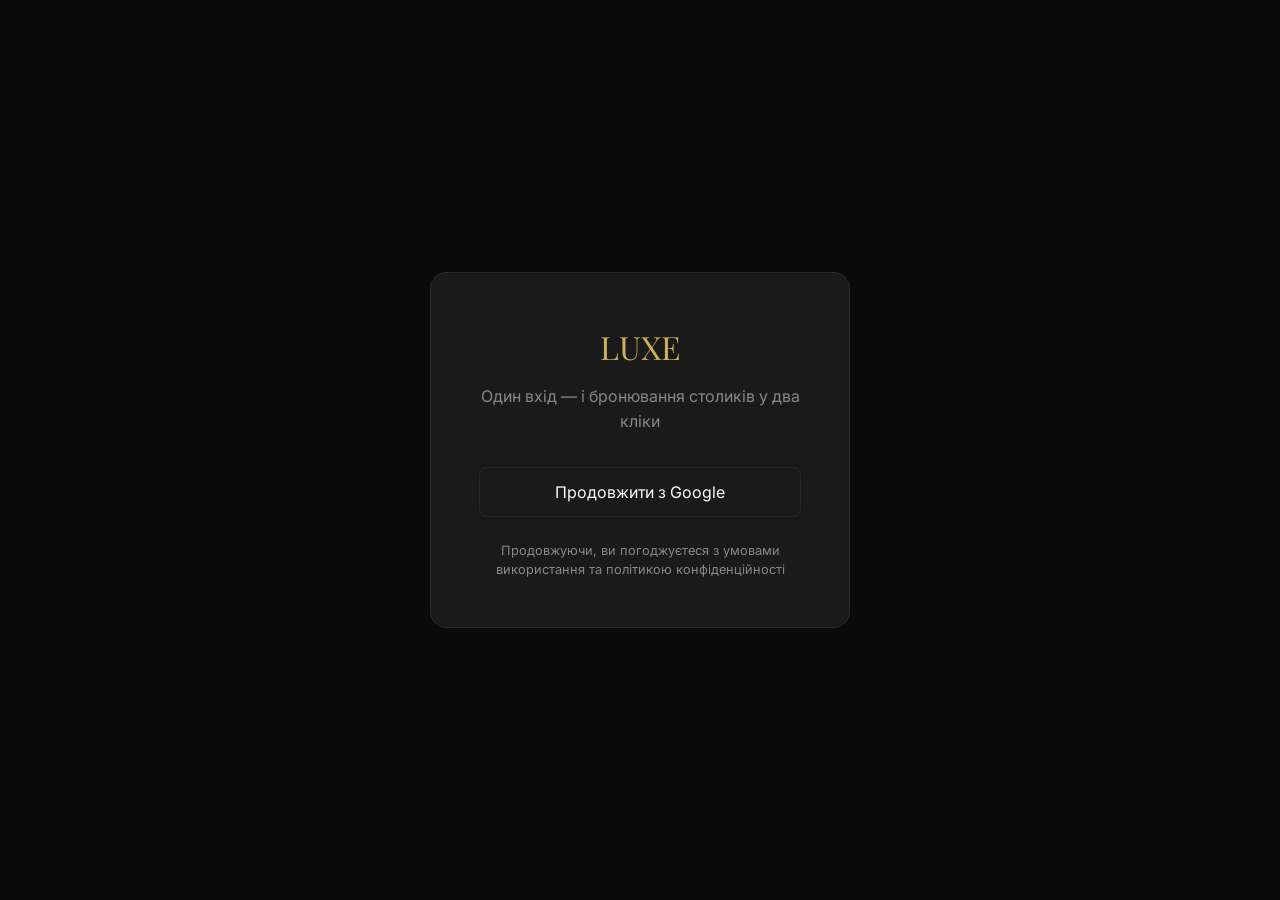
<file: auth.html>
<!DOCTYPE html>
<html lang="uk">
<head>
  <meta charset="UTF-8">
  <meta name="viewport" content="width=device-width, initial-scale=1.0">
  <title>Вхід — LUXE Restaurant</title>
  <link rel="preconnect" href="https://fonts.googleapis.com">
  <link href="https://fonts.googleapis.com/css2?family=Playfair+Display:wght@400;700&family=Inter:wght@400;500;600&display=swap" rel="stylesheet">
  <link rel="stylesheet" href="css/style.css?v=20260826">
</head>
<body>

<div class="auth-page">
<div class="auth-card">
      <div class="auth-card__logo gold-gradient">LUXE</div>
      <p class="auth-card__subtitle">Один вхід — і бронювання столиків у два кліки</p>

      <div class="auth-error" id="authError"></div>

      <div class="auth-card__buttons">
        <div id="googleBtn"></div>
      </div>

      <p class="auth-card__footer">Продовжуючи, ви погоджуєтеся з умовами використання та політикою конфіденційності</p>
    </div>
</div>

<script src="https://accounts.google.com/gsi/client" async defer></script>
<script src="js/script.js?v=20260826"></script>
</body>
</html>
</file>
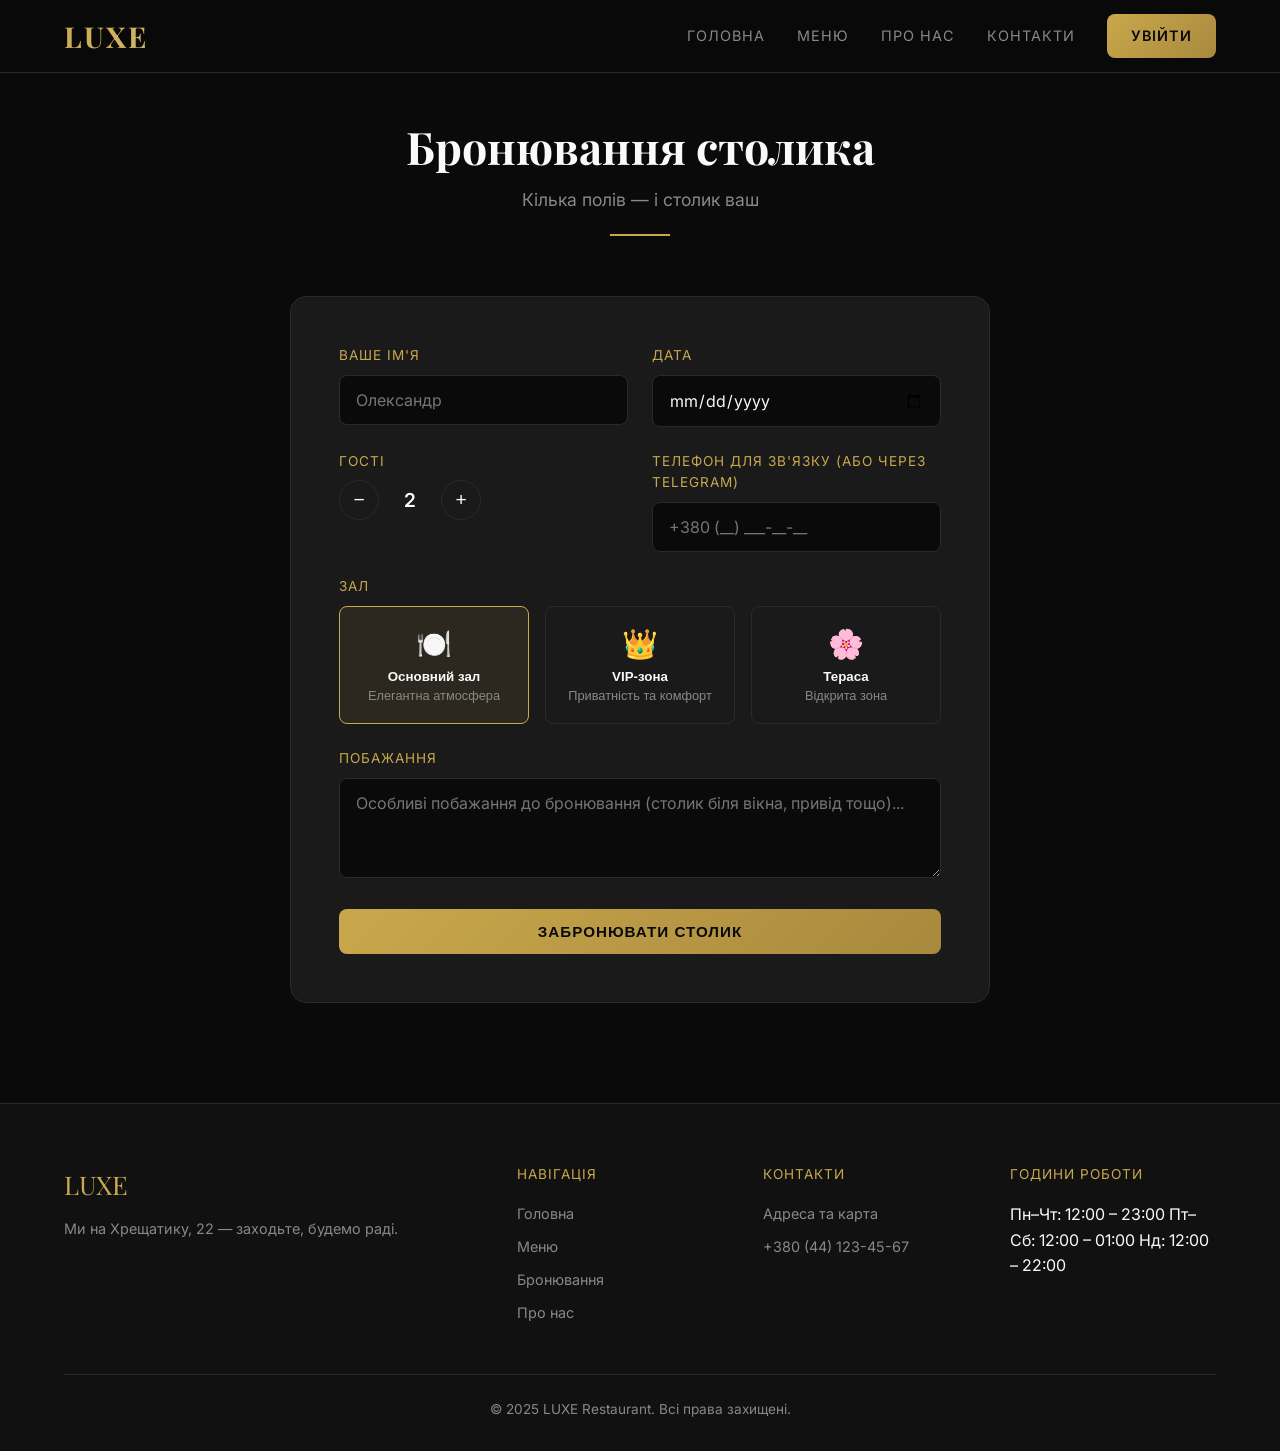
<file: booking.html>
<!DOCTYPE html>
<html lang="uk">
<head>
  <meta charset="UTF-8">
  <meta name="viewport" content="width=device-width, initial-scale=1.0">
  <title>Бронювання — LUXE Restaurant</title>
  <link rel="preconnect" href="https://fonts.googleapis.com">
  <link href="https://fonts.googleapis.com/css2?family=Playfair+Display:wght@400;700&family=Inter:wght@400;500;600&display=swap" rel="stylesheet">
  <link rel="stylesheet" href="css/style.css?v=20260826">
</head>
<body>

<header class="header">
  <div class="header__inner">
    <a href="index.html" class="header__logo gold-gradient">LUXE</a>
    <nav class="header__nav">
      <a href="index.html">Головна</a>
      <a href="menu.html">Меню</a>
      <a href="about.html">Про нас</a>
      <a href="contacts.html">Контакти</a>
      <a href="auth.html" class="header__cta">Увійти</a>
    </nav>
    <button class="burger" id="burger" aria-label="Меню">
      <span></span><span></span><span></span>
    </button>
  </div>
</header>

<nav class="mobile-nav" id="mobileNav">
  <a href="index.html">Головна</a>
  <a href="menu.html">Меню</a>
  <a href="about.html">Про нас</a>
  <a href="contacts.html">Контакти</a>
  <a href="booking.html">Бронювання</a>
  <a href="auth.html">Увійти</a>
</nav>

<section class="section" style="padding-top: 120px;">
  <div class="container">
    <div class="section-header animate-on-scroll">
      <h2>Бронювання столика</h2>
      <p>Кілька полів — і столик ваш</p>
      <div class="divider"></div>
    </div>

    <!-- Auth gate: booking requires login -->
    <div class="auth-card animate-on-scroll" id="bookingAuthGate" style="display:none;float:none;margin:0 auto 48px;">
      <div class="auth-card__logo gold-gradient">LUXE</div>
      <p class="auth-card__subtitle">🔒 Спершу — швидкий вхід</p>
      <div class="auth-error" id="bookingGateError"></div>
      <div class="auth-card__buttons">
        <div id="bookingGoogleBtn"></div>
      </div>
      <p class="auth-card__footer">Це буквально хвилина — і форма бронювання ваша</p>
    </div>

    <form class="booking-form animate-on-scroll" id="bookingForm" style="display:none;">
      <div class="form-row">
        <div class="form-group">
          <label>Ваше ім'я</label>
          <input type="text" id="bookingName" placeholder="Олександр" required>
        </div>
        <div class="form-group">
          <label>Дата</label>
          <input type="date" id="bookingDate" required>
        </div>
      </div>

      <div class="form-group" id="timeSlotsGroup" style="display:none;">
        <label>Час</label>
        <div class="time-slots">
          <button type="button" class="time-slot">12:00</button>
          <button type="button" class="time-slot">12:30</button>
          <button type="button" class="time-slot">13:00</button>
          <button type="button" class="time-slot">13:30</button>
          <button type="button" class="time-slot">14:00</button>
          <button type="button" class="time-slot">14:30</button>
          <button type="button" class="time-slot">15:00</button>
          <button type="button" class="time-slot">17:00</button>
          <button type="button" class="time-slot">17:30</button>
          <button type="button" class="time-slot">18:00</button>
          <button type="button" class="time-slot">18:30</button>
          <button type="button" class="time-slot">19:00</button>
          <button type="button" class="time-slot">19:30</button>
          <button type="button" class="time-slot">20:00</button>
          <button type="button" class="time-slot">20:30</button>
          <button type="button" class="time-slot">21:00</button>
        </div>
      </div>

      <div class="form-row">
        <div class="form-group">
          <label>Гості</label>
          <div class="guest-counter">
            <button type="button" id="guestMinus">−</button>
            <span id="guestCount">2</span>
            <button type="button" id="guestPlus">+</button>
          </div>
        </div>
        <div class="form-group">
          <label>Телефон для зв'язку (або через Telegram)</label>
          <input type="tel" id="bookingPhone" placeholder="+380 (__) ___-__-__">
        </div>
      </div>

      <div class="form-group">
        <label>Зал</label>
        <div class="halls">
          <button type="button" class="hall-card hall-card--active" data-hall="Основний зал">
            <div class="hall-card__icon">🍽️</div>
            <div class="hall-card__name">Основний зал</div>
            <div class="hall-card__desc">Елегантна атмосфера</div>
          </button>
          <button type="button" class="hall-card" data-hall="VIP-зона">
            <div class="hall-card__icon">👑</div>
            <div class="hall-card__name">VIP-зона</div>
            <div class="hall-card__desc">Приватність та комфорт</div>
          </button>
          <button type="button" class="hall-card" data-hall="Тераса">
            <div class="hall-card__icon">🌸</div>
            <div class="hall-card__name">Тераса</div>
            <div class="hall-card__desc">Відкрита зона</div>
          </button>
        </div>
      </div>

      <div class="form-group">
        <label>Побажання</label>
        <textarea id="bookingNotes" placeholder="Особливі побажання до бронювання (столик біля вікна, привід тощо)..."></textarea>
      </div>

      <button type="submit" class="btn btn--primary" id="bookingSubmit" style="width:100%;">Забронювати столик</button>
    </form>

    <!-- Telegram Verification Card -->
    <div class="success-state" id="bookingTelegramStep" style="display:none;">
      <div class="success-state__icon" style="font-size:3rem;">📱</div>
      <h3>Підтвердження в Telegram</h3>
      <p style="max-width:520px;margin:0 auto 20px;line-height:1.6;">
        Ми не обдзвонюємо гостей для підтвердження — просто зайдіть до бота <strong>@LUXE_Restaurant_bot</strong> і поділіться номером. Хвилина — і жодних фейкових броней.
      </p>
      <div style="margin-bottom:24px;">
        <span class="admin-badge admin-badge--admin" id="bookingCodeDisplay" style="font-size:1.1rem;padding:8px 20px;letter-spacing:2px;">LUXE-....</span>
      </div>
      <div id="bookingTableInfo" style="display:none;margin:-8px auto 24px;max-width:520px;color:#81c784;font-size:0.95rem;"></div>
      <div style="display:flex;justify-content:center;gap:16px;flex-wrap:wrap;">
        <a href="#" target="_blank" class="btn btn--primary" id="bookingTelegramBtn" style="background:#229ED9;border-color:#229ED9;display:inline-flex;align-items:center;gap:8px;">
          <svg width="20" height="20" viewBox="0 0 24 24" fill="currentColor"><path d="M12 2C6.48 2 2 6.48 2 12s4.48 10 10 10 10-4.48 10-10S17.52 2 12 2zm4.64 6.8c-.15 1.58-.8 5.42-1.13 7.19-.14.75-.42 1-.68 1.03-.58.05-1.02-.38-1.58-.75-.88-.58-1.38-.94-2.23-1.5-.99-.65-.35-1.01.22-1.59.15-.15 2.71-2.48 2.76-2.69a.2.2 0 00-.05-.18c-.06-.05-.14-.03-.21-.02-.09.02-1.49.95-4.22 2.79-.4.27-.76.41-1.08.4-.36-.01-1.04-.2-1.55-.37-.63-.2-1.12-.31-1.08-.66.02-.18.27-.36.74-.55 2.92-1.27 4.86-2.11 5.83-2.51 2.78-1.16 3.35-1.36 3.73-1.36.08 0 .27.02.39.12.1.08.13.19.14.27-.01.06.01.24 0 .39z"/></svg>
          Відкрити @LUXE_Restaurant_bot
        </a>
      </div>
      <div style="margin-top:20px;font-size:0.9rem;color:var(--color-text-muted);" id="bookingPollingStatus">
        ⏳ Чекаємо, поки ви підтвердите номер у боті...
      </div>
    </div>

    <!-- Final Success State -->
    <div class="success-state" id="bookingSuccess" style="display:none;">
      <div class="success-state__icon">✨</div>
      <h3 class="gold-gradient" style="font-size:2rem;margin-bottom:12px;">Столик заброньовано!</h3>
      <p style="max-width:480px;margin:0 auto 24px;line-height:1.6;" id="bookingSuccessDetails">
        Ваше бронювання успішно підтверджено. Чекаємо на вас у ресторані LUXE!
      </p>
      <button class="btn btn--outline" id="bookingReset">Забронювати ще столик</button>
    </div>
  </div>
</section>

<footer class="footer">
  <div class="container">
    <div class="footer__grid">
      <div>
        <div class="footer__logo gold-gradient">LUXE</div>
        <p class="footer__desc">Ми на Хрещатику, 22 — заходьте, будемо раді.</p>
      </div>
      <div>
        <div class="footer__heading">Навігація</div>
        <div class="footer__links">
          <a href="index.html">Головна</a>
          <a href="menu.html">Меню</a>
          <a href="booking.html">Бронювання</a>
          <a href="about.html">Про нас</a>
        </div>
      </div>
      <div>
        <div class="footer__heading">Контакти</div>
        <div class="footer__links">
          <a href="contacts.html">Адреса та карта</a>
          <a href="tel:+380441234567">+380 (44) 123-45-67</a>
        </div>
      </div>
      <div>
        <div class="footer__heading">Години роботи</div>
        <div class="footer__links">
          <span>Пн–Чт: 12:00 – 23:00</span>
          <span>Пт–Сб: 12:00 – 01:00</span>
          <span>Нд: 12:00 – 22:00</span>
        </div>
      </div>
    </div>
    <div class="footer__bottom">© 2025 LUXE Restaurant. Всі права захищені.</div>
  </div>
</footer>

<script src="https://accounts.google.com/gsi/client" async defer></script>
<script src="js/script.js?v=20260826"></script>
</body>
</html>
</file>
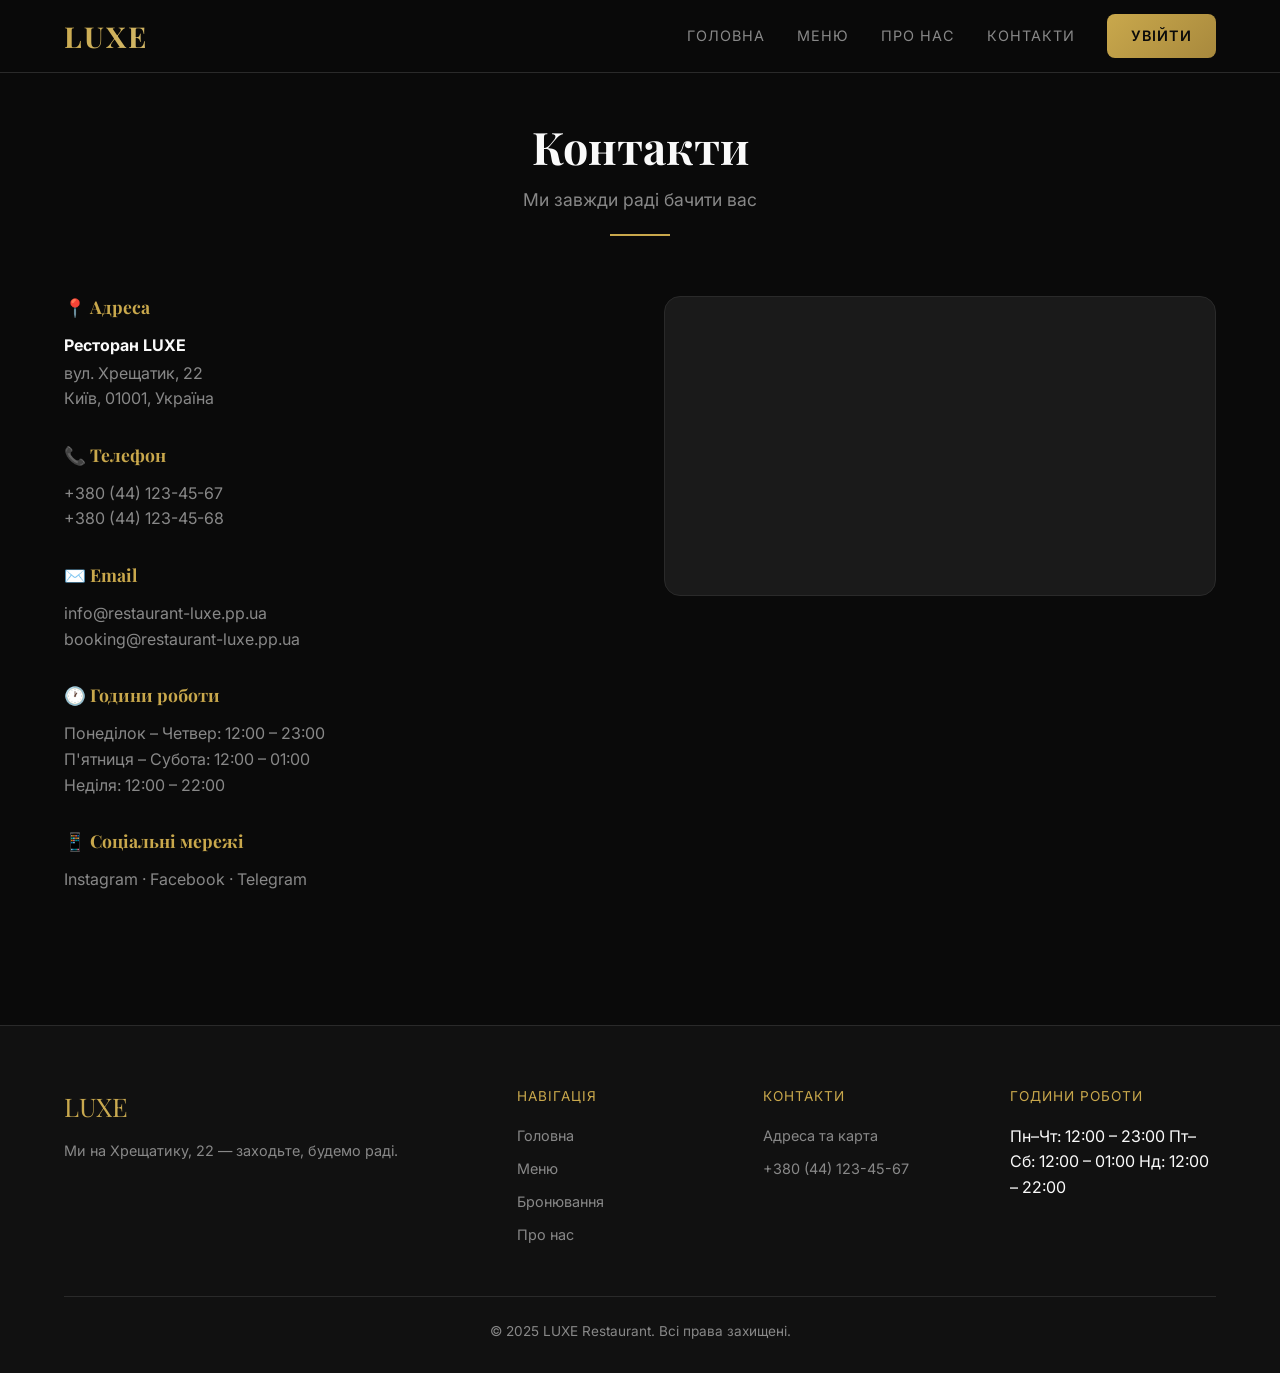
<file: contacts.html>
<!DOCTYPE html>
<html lang="uk">
<head>
  <meta charset="UTF-8">
  <meta name="viewport" content="width=device-width, initial-scale=1.0">
  <title>Контакти — LUXE Restaurant</title>
  <link rel="preconnect" href="https://fonts.googleapis.com">
  <link href="https://fonts.googleapis.com/css2?family=Playfair+Display:wght@400;700&family=Inter:wght@400;500;600&display=swap" rel="stylesheet">
  <link rel="stylesheet" href="css/style.css?v=20260826">
</head>
<body>

<header class="header">
  <div class="header__inner">
    <a href="index.html" class="header__logo gold-gradient">LUXE</a>
    <nav class="header__nav">
      <a href="index.html">Головна</a>
      <a href="menu.html">Меню</a>
      <a href="about.html">Про нас</a>
      <a href="contacts.html">Контакти</a>
      <a href="auth.html" class="header__cta">Увійти</a>
    </nav>
    <button class="burger" id="burger" aria-label="Меню">
      <span></span><span></span><span></span>
    </button>
  </div>
</header>

<nav class="mobile-nav" id="mobileNav">
  <a href="index.html">Головна</a>
  <a href="menu.html">Меню</a>
  <a href="about.html">Про нас</a>
  <a href="contacts.html">Контакти</a>
  <a href="booking.html">Бронювання</a>
  <a href="auth.html">Увійти</a>
</nav>

<section class="section" style="padding-top: 120px;">
  <div class="container">
    <div class="section-header animate-on-scroll">
      <h2>Контакти</h2>
      <p>Ми завжди раді бачити вас</p>
      <div class="divider"></div>
    </div>

    <div class="contacts-grid animate-on-scroll">
      <div>
        <div class="contact-info">
          <h3>📍 Адреса</h3>
          <div class="contact-item">
            <div class="contact-item__text">
              <strong>Ресторан LUXE</strong>
              вул. Хрещатик, 22<br>
              Київ, 01001, Україна
            </div>
          </div>
        </div>

        <div class="contact-info">
          <h3>📞 Телефон</h3>
          <div class="contact-item">
            <div class="contact-item__text">
              <a href="tel:+380441234567">+380 (44) 123-45-67</a><br>
              <a href="tel:+380441234568">+380 (44) 123-45-68</a>
            </div>
          </div>
        </div>

        <div class="contact-info">
          <h3>✉️ Email</h3>
          <div class="contact-item">
            <div class="contact-item__text">
              <a href="mailto:info@restaurant-luxe.pp.ua">info@restaurant-luxe.pp.ua</a><br>
              <a href="mailto:booking@restaurant-luxe.pp.ua">booking@restaurant-luxe.pp.ua</a>
            </div>
          </div>
        </div>

        <div class="contact-info">
          <h3>🕐 Години роботи</h3>
          <div class="contact-item">
            <div class="contact-item__text">
              Понеділок – Четвер: 12:00 – 23:00<br>
              П'ятниця – Субота: 12:00 – 01:00<br>
              Неділя: 12:00 – 22:00
            </div>
          </div>
        </div>

        <div class="contact-info">
          <h3>📱 Соціальні мережі</h3>
          <div class="contact-item">
            <div class="contact-item__text">
              <a href="#">Instagram</a> · <a href="#">Facebook</a> · <a href="#">Telegram</a>
            </div>
          </div>
        </div>
      </div>

      <div>
        <div class="map-placeholder">
          <iframe src="https://www.openstreetmap.org/export/embed.html?bbox=30.515%2C50.448%2C30.525%2C50.452&layer=mapnik" loading="lazy"></iframe>
        </div>
      </div>
    </div>
  </div>
</section>

<footer class="footer">
  <div class="container">
    <div class="footer__grid">
      <div>
        <div class="footer__logo gold-gradient">LUXE</div>
        <p class="footer__desc">Ми на Хрещатику, 22 — заходьте, будемо раді.</p>
      </div>
      <div>
        <div class="footer__heading">Навігація</div>
        <div class="footer__links">
          <a href="index.html">Головна</a>
          <a href="menu.html">Меню</a>
          <a href="booking.html">Бронювання</a>
          <a href="about.html">Про нас</a>
        </div>
      </div>
      <div>
        <div class="footer__heading">Контакти</div>
        <div class="footer__links">
          <a href="contacts.html">Адреса та карта</a>
          <a href="tel:+380441234567">+380 (44) 123-45-67</a>
        </div>
      </div>
      <div>
        <div class="footer__heading">Години роботи</div>
        <div class="footer__links">
          <span>Пн–Чт: 12:00 – 23:00</span>
          <span>Пт–Сб: 12:00 – 01:00</span>
          <span>Нд: 12:00 – 22:00</span>
        </div>
      </div>
    </div>
    <div class="footer__bottom">© 2025 LUXE Restaurant. Всі права захищені.</div>
  </div>
</footer>

<script src="js/script.js?v=20260826"></script>
</body>
</html>
</file>
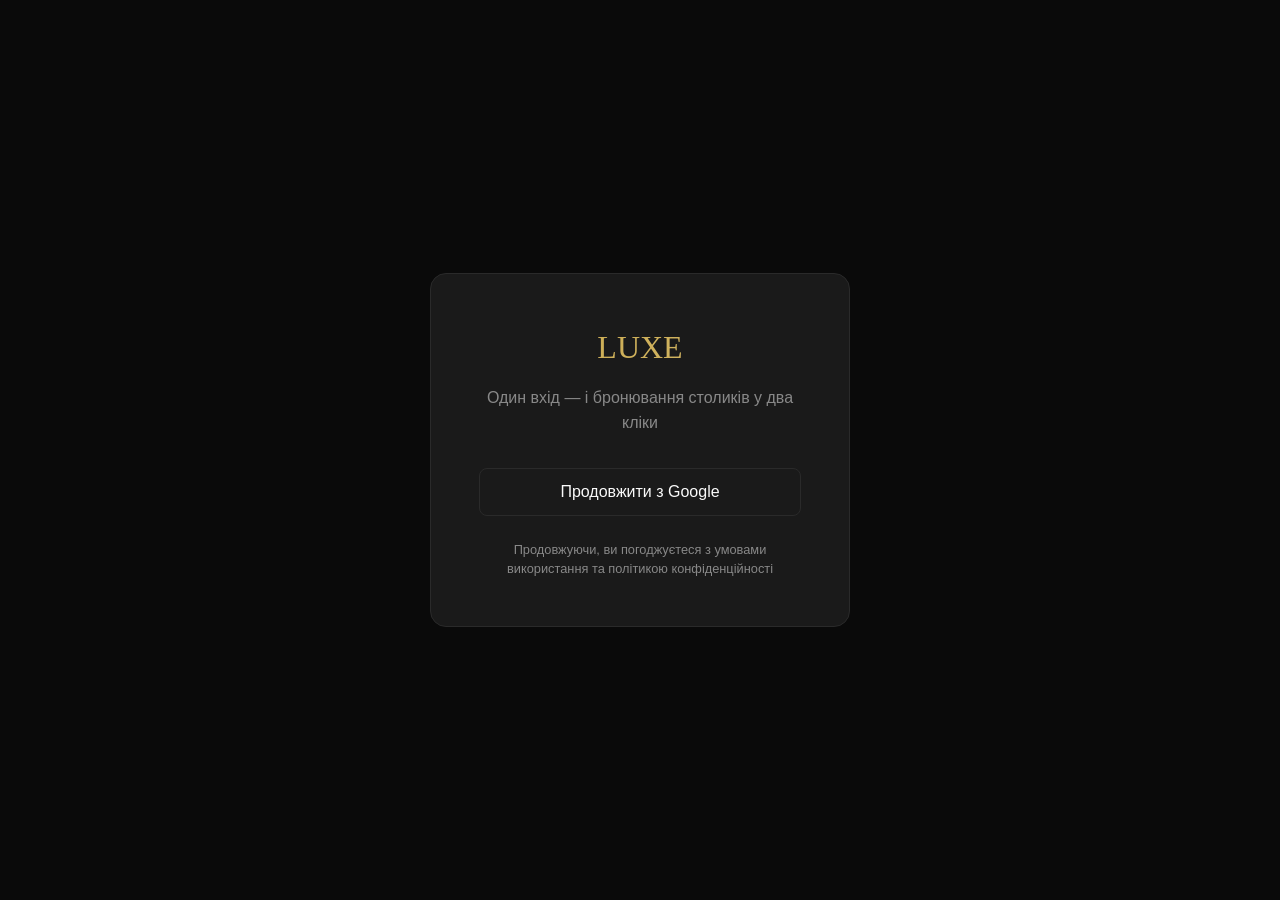
<file: dashboard.html>
<!DOCTYPE html>
<html lang="uk">
<head>
  <meta charset="UTF-8">
  <meta name="viewport" content="width=device-width, initial-scale=1.0">
  <title>Особистий кабінет — LUXE Restaurant</title>
  <link rel="preconnect" href="https://fonts.googleapis.com">
  <link href="https://fonts.googleapis.com/css2?family=Playfair+Display:wght@400;700&family=Inter:wght@400;500;600&display=swap" rel="stylesheet">
  <link rel="stylesheet" href="css/style.css?v=20260826">
</head>
<body>

<header class="header">
  <div class="header__inner">
    <a href="index.html" class="header__logo gold-gradient">LUXE</a>
    <nav class="header__nav">
      <a href="index.html">Головна</a>
      <a href="menu.html">Меню</a>
      <a href="about.html">Про нас</a>
      <a href="contacts.html">Контакти</a>
      <a href="auth.html" class="header__cta">Увійти</a>
    </nav>
    <button class="burger" id="burger" aria-label="Меню">
      <span></span><span></span><span></span>
    </button>
  </div>
</header>

<nav class="mobile-nav" id="mobileNav">
  <a href="index.html">Головна</a>
  <a href="menu.html">Меню</a>
  <a href="about.html">Про нас</a>
  <a href="contacts.html">Контакти</a>
  <a href="booking.html">Бронювання</a>
  <a href="auth.html">Увійти</a>
</nav>

<section class="section" style="padding-top: 120px;">
  <div class="container">
    <div class="dashboard-header animate-on-scroll">
      <div class="dashboard-avatar" id="userAvatar">A</div>
      <div>
        <div class="dashboard-name" id="userName">Завантаження...</div>
        <div class="dashboard-email" id="userEmail">Перевірка сесії...</div>
      </div>
    </div>

    <h2 class="animate-on-scroll" style="margin-bottom: 32px;">Мої бронювання</h2>

    <div id="userBookings" class="animate-on-scroll" style="display:flex;flex-direction:column;gap:16px;margin-bottom:16px;"></div>

    <div class="bookings-empty animate-on-scroll" id="bookingsEmpty">
      <div class="bookings-empty__icon">🍽️</div>
      <p>Тут будуть ваші бронювання. Зараз поки тихо 🙂</p>
    </div>

    <div style="text-align:center; margin-top:48px;" class="animate-on-scroll">
      <a href="booking.html" class="btn btn--primary">Нове бронювання</a>
    </div>

    <div style="text-align:center; margin-top:16px;" class="animate-on-scroll">
      <button class="btn btn--ghost" id="logoutBtn" style="background:transparent;border:1px solid var(--color-border);color:var(--color-text-muted);padding:10px 24px;border-radius:50px;cursor:pointer;">Вийти</button>
    </div>
  </div>
</section>

<footer class="footer">
  <div class="container">
    <div class="footer__grid">
      <div>
        <div class="footer__logo gold-gradient">LUXE</div>
        <p class="footer__desc">Ми на Хрещатику, 22 — заходьте, будемо раді.</p>
      </div>
      <div>
        <div class="footer__heading">Навігація</div>
        <div class="footer__links">
          <a href="index.html">Головна</a>
          <a href="menu.html">Меню</a>
          <a href="booking.html">Бронювання</a>
          <a href="about.html">Про нас</a>
        </div>
      </div>
      <div>
        <div class="footer__heading">Контакти</div>
        <div class="footer__links">
          <a href="contacts.html">Адреса та карта</a>
          <a href="tel:+380441234567">+380 (44) 123-45-67</a>
        </div>
      </div>
      <div>
        <div class="footer__heading">Години роботи</div>
        <div class="footer__links">
          <span>Пн–Чт: 12:00 – 23:00</span>
          <span>Пт–Сб: 12:00 – 01:00</span>
          <span>Нд: 12:00 – 22:00</span>
        </div>
      </div>
    </div>
    <div class="footer__bottom">© 2025 LUXE Restaurant. Всі права захищені.</div>
  </div>
</footer>

<script src="js/script.js?v=20260826"></script>
</body>
</html>
</file>
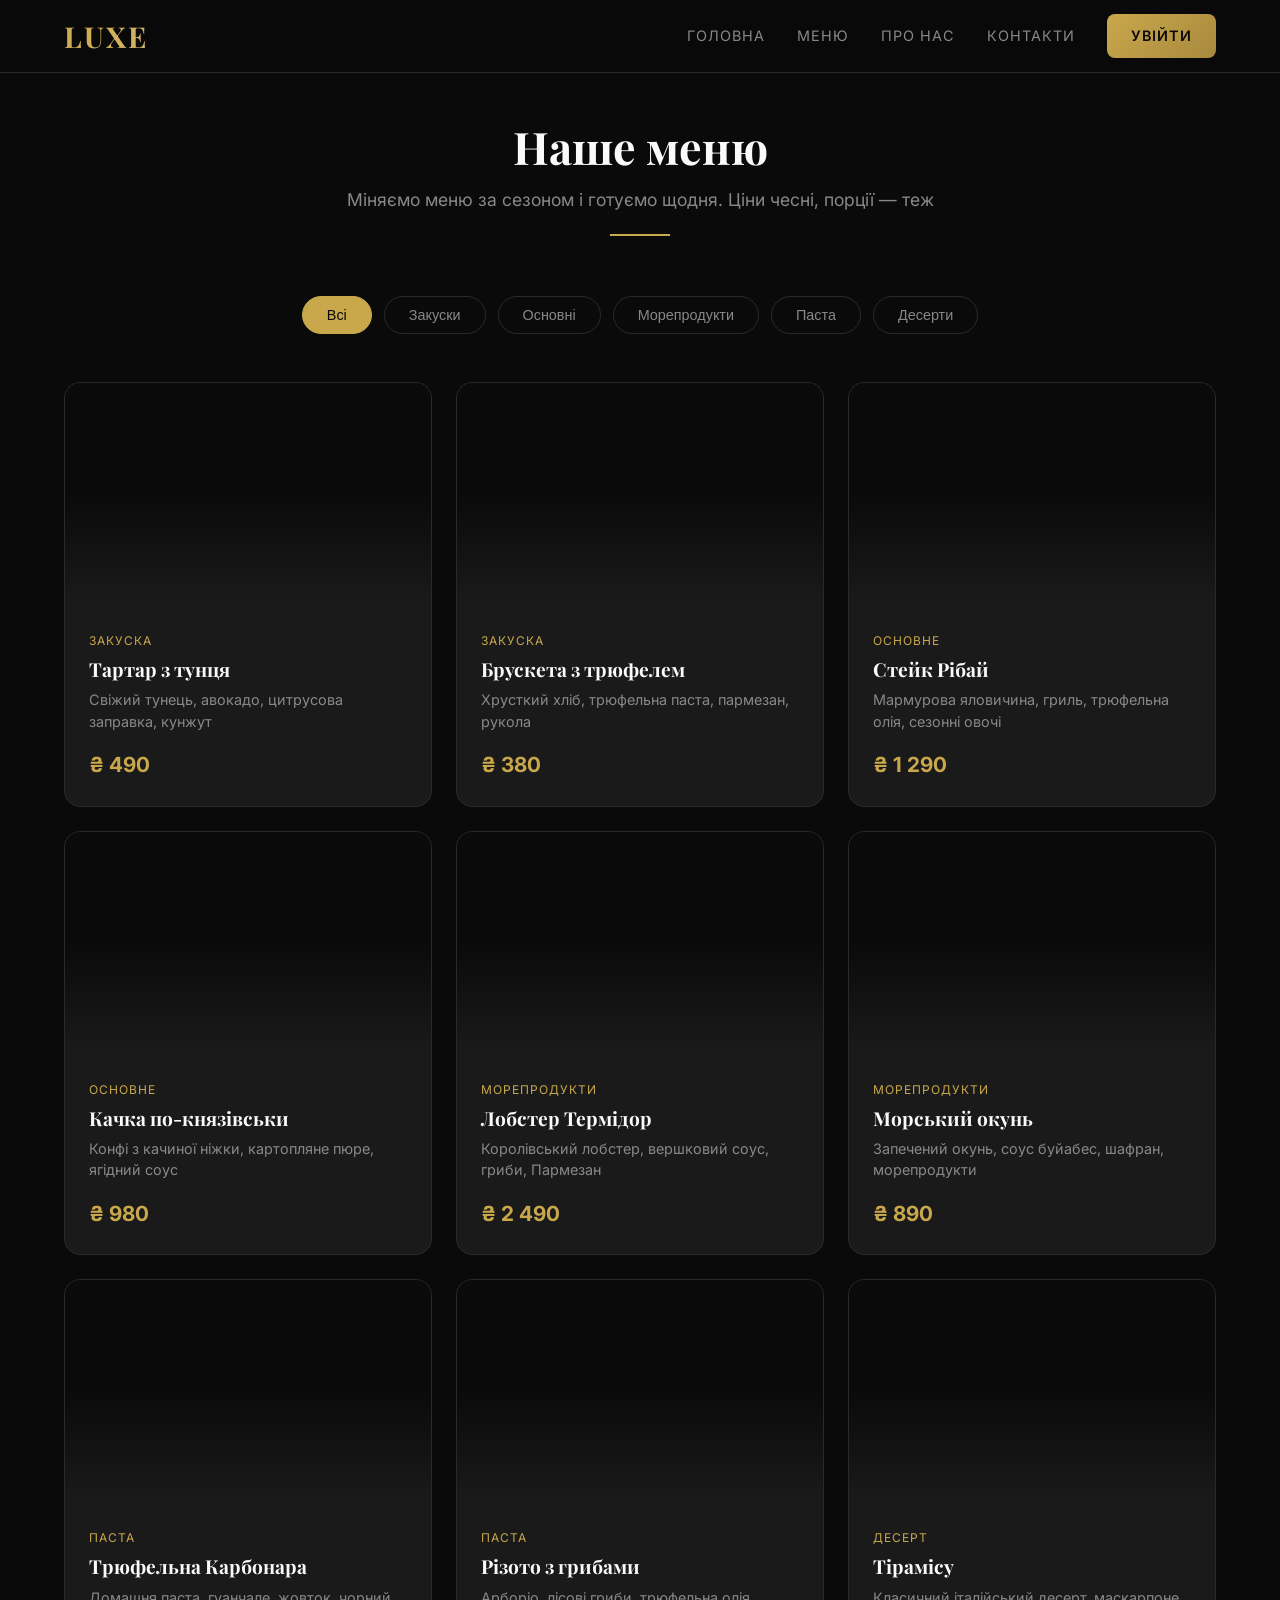
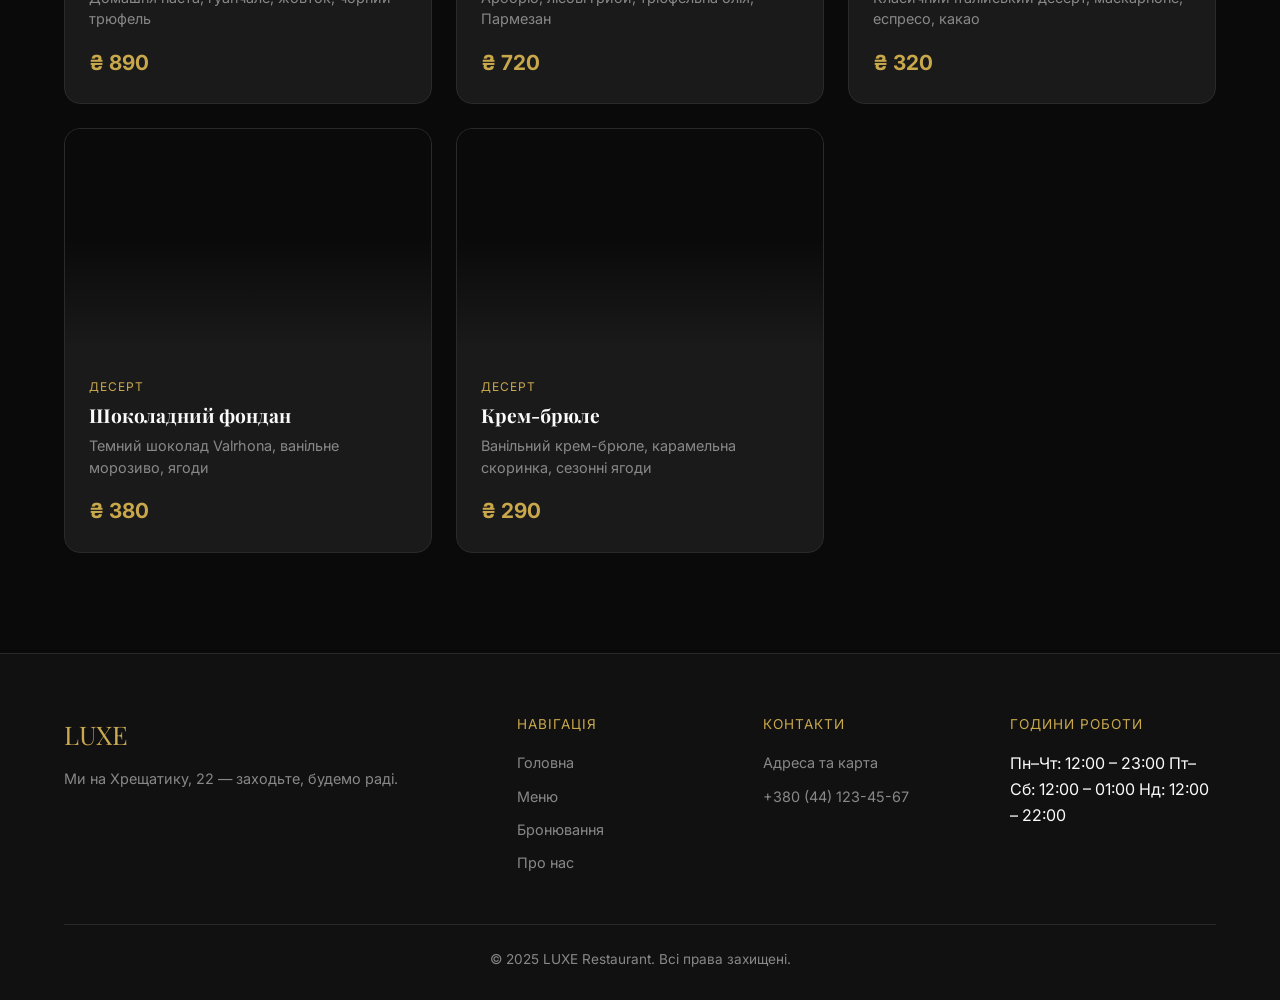
<file: menu.html>
<!DOCTYPE html>
<html lang="uk">
<head>
  <meta charset="UTF-8">
  <meta name="viewport" content="width=device-width, initial-scale=1.0">
  <title>Меню — LUXE Restaurant</title>
  <link rel="preconnect" href="https://fonts.googleapis.com">
  <link href="https://fonts.googleapis.com/css2?family=Playfair+Display:wght@400;700&family=Inter:wght@400;500;600&display=swap" rel="stylesheet">
  <link rel="stylesheet" href="css/style.css?v=20260826">
</head>
<body>

<header class="header">
  <div class="header__inner">
    <a href="index.html" class="header__logo gold-gradient">LUXE</a>
    <nav class="header__nav">
      <a href="index.html">Головна</a>
      <a href="menu.html">Меню</a>
      <a href="about.html">Про нас</a>
      <a href="contacts.html">Контакти</a>
      <a href="auth.html" class="header__cta">Увійти</a>
    </nav>
    <button class="burger" id="burger" aria-label="Меню">
      <span></span><span></span><span></span>
    </button>
  </div>
</header>

<nav class="mobile-nav" id="mobileNav">
  <a href="index.html">Головна</a>
  <a href="menu.html">Меню</a>
  <a href="about.html">Про нас</a>
  <a href="contacts.html">Контакти</a>
  <a href="booking.html">Бронювання</a>
  <a href="auth.html">Увійти</a>
</nav>

<section class="section" style="padding-top: 120px;">
  <div class="container">
    <div class="section-header animate-on-scroll">
      <h2>Наше меню</h2>
      <p>Міняємо меню за сезоном і готуємо щодня. Ціни чесні, порції — теж</p>
      <div class="divider"></div>
    </div>

    <div class="filters animate-on-scroll">
      <button class="filter-btn filter-btn--active" data-filter="all">Всі</button>
      <button class="filter-btn" data-filter="starters">Закуски</button>
      <button class="filter-btn" data-filter="mains">Основні</button>
      <button class="filter-btn" data-filter="seafood">Морепродукти</button>
      <button class="filter-btn" data-filter="pasta">Паста</button>
      <button class="filter-btn" data-filter="desserts">Десерти</button>
    </div>

    <div class="menu-grid">
      <div class="card animate-on-scroll" data-category="starters">
        <div class="card__image" style="background-image:url('https://images.unsplash.com/photo-1580476262798-bddd9f4b7369?w=800&q=80&auto=format&fit=crop')"></div>
        <div class="card__body">
          <span class="card__tag">Закуска</span>
          <h3 class="card__title">Тартар з тунця</h3>
          <p class="card__desc">Свіжий тунець, авокадо, цитрусова заправка, кунжут</p>
          <span class="card__price">₴ 490</span>
        </div>
      </div>

      <div class="card animate-on-scroll" data-category="starters">
        <div class="card__image" style="background-image:url('https://images.unsplash.com/photo-1572695157366-5e585ab2b69f?w=800&q=80&auto=format&fit=crop')"></div>
        <div class="card__body">
          <span class="card__tag">Закуска</span>
          <h3 class="card__title">Брускета з трюфелем</h3>
          <p class="card__desc">Хрусткий хліб, трюфельна паста, пармезан, рукола</p>
          <span class="card__price">₴ 380</span>
        </div>
      </div>

      <div class="card animate-on-scroll" data-category="mains">
        <div class="card__image" style="background-image:url('https://images.unsplash.com/photo-1546964124-0cce460f38ef?w=800&q=80&auto=format&fit=crop')"></div>
        <div class="card__body">
          <span class="card__tag">Основне</span>
          <h3 class="card__title">Стейк Рібай</h3>
          <p class="card__desc">Мармурова яловичина, гриль, трюфельна олія, сезонні овочі</p>
          <span class="card__price">₴ 1 290</span>
        </div>
      </div>

      <div class="card animate-on-scroll" data-category="mains">
        <div class="card__image" style="background-image:url('https://images.unsplash.com/photo-1518492104633-130d0cc84637?w=800&q=80&auto=format&fit=crop')"></div>
        <div class="card__body">
          <span class="card__tag">Основне</span>
          <h3 class="card__title">Качка по-князівськи</h3>
          <p class="card__desc">Конфі з качиної ніжки, картопляне пюре, ягідний соус</p>
          <span class="card__price">₴ 980</span>
        </div>
      </div>

      <div class="card animate-on-scroll" data-category="seafood">
        <div class="card__image" style="background-image:url('https://images.unsplash.com/photo-1559827260-dc66d52bef19?w=800&q=80&auto=format&fit=crop')"></div>
        <div class="card__body">
          <span class="card__tag">Морепродукти</span>
          <h3 class="card__title">Лобстер Термідор</h3>
          <p class="card__desc">Королівський лобстер, вершковий соус, гриби, Пармезан</p>
          <span class="card__price">₴ 2 490</span>
        </div>
      </div>

      <div class="card animate-on-scroll" data-category="seafood">
        <div class="card__image" style="background-image:url('https://images.unsplash.com/photo-1519708227418-c8fd9a32b7a2?w=800&q=80&auto=format&fit=crop')"></div>
        <div class="card__body">
          <span class="card__tag">Морепродукти</span>
          <h3 class="card__title">Морський окунь</h3>
          <p class="card__desc">Запечений окунь, соус буйабес, шафран, морепродукти</p>
          <span class="card__price">₴ 890</span>
        </div>
      </div>

      <div class="card animate-on-scroll" data-category="pasta">
        <div class="card__image" style="background-image:url('https://images.unsplash.com/photo-1612874742237-6526221588e3?w=800&q=80&auto=format&fit=crop')"></div>
        <div class="card__body">
          <span class="card__tag">Паста</span>
          <h3 class="card__title">Трюфельна Карбонара</h3>
          <p class="card__desc">Домашня паста, гуанчале, жовток, чорний трюфель</p>
          <span class="card__price">₴ 890</span>
        </div>
      </div>

      <div class="card animate-on-scroll" data-category="pasta">
        <div class="card__image" style="background-image:url('https://images.unsplash.com/photo-1476124369491-e7addf5db371?w=800&q=80&auto=format&fit=crop')"></div>
        <div class="card__body">
          <span class="card__tag">Паста</span>
          <h3 class="card__title">Різото з грибами</h3>
          <p class="card__desc">Арборіо, лісові гриби, трюфельна олія, Пармезан</p>
          <span class="card__price">₴ 720</span>
        </div>
      </div>

      <div class="card animate-on-scroll" data-category="desserts">
        <div class="card__image" style="background-image:url('https://images.unsplash.com/photo-1571877227200-a0d98ea607e9?w=800&q=80&auto=format&fit=crop')"></div>
        <div class="card__body">
          <span class="card__tag">Десерт</span>
          <h3 class="card__title">Тірамісу</h3>
          <p class="card__desc">Класичний італійський десерт, маскарпоне, еспресо, какао</p>
          <span class="card__price">₴ 320</span>
        </div>
      </div>

      <div class="card animate-on-scroll" data-category="desserts">
        <div class="card__image" style="background-image:url('https://images.unsplash.com/photo-1563805042-7684c019e1cb?w=800&q=80&auto=format&fit=crop')"></div>
        <div class="card__body">
          <span class="card__tag">Десерт</span>
          <h3 class="card__title">Шоколадний фондан</h3>
          <p class="card__desc">Темний шоколад Valrhona, ванільне морозиво, ягоди</p>
          <span class="card__price">₴ 380</span>
        </div>
      </div>

      <div class="card animate-on-scroll" data-category="desserts">
        <div class="card__image" style="background-image:url('https://images.unsplash.com/photo-1470324161839-ce2bb6fa6bc3?w=800&q=80&auto=format&fit=crop')"></div>
        <div class="card__body">
          <span class="card__tag">Десерт</span>
          <h3 class="card__title">Крем-брюле</h3>
          <p class="card__desc">Ванільний крем-брюле, карамельна скоринка, сезонні ягоди</p>
          <span class="card__price">₴ 290</span>
        </div>
      </div>
    </div>
  </div>
</section>

<footer class="footer">
  <div class="container">
    <div class="footer__grid">
      <div>
        <div class="footer__logo gold-gradient">LUXE</div>
        <p class="footer__desc">Ми на Хрещатику, 22 — заходьте, будемо раді.</p>
      </div>
      <div>
        <div class="footer__heading">Навігація</div>
        <div class="footer__links">
          <a href="index.html">Головна</a>
          <a href="menu.html">Меню</a>
          <a href="booking.html">Бронювання</a>
          <a href="about.html">Про нас</a>
        </div>
      </div>
      <div>
        <div class="footer__heading">Контакти</div>
        <div class="footer__links">
          <a href="contacts.html">Адреса та карта</a>
          <a href="tel:+380441234567">+380 (44) 123-45-67</a>
        </div>
      </div>
      <div>
        <div class="footer__heading">Години роботи</div>
        <div class="footer__links">
          <span>Пн–Чт: 12:00 – 23:00</span>
          <span>Пт–Сб: 12:00 – 01:00</span>
          <span>Нд: 12:00 – 22:00</span>
        </div>
      </div>
    </div>
    <div class="footer__bottom">© 2025 LUXE Restaurant. Всі права захищені.</div>
  </div>
</footer>

<script src="js/script.js?v=20260826"></script>
</body>
</html>
</file>
<file: css/style.css>
/* ============================================
   LUXE Restaurant — Premium Dark Theme
   ============================================ */

/* ---- CSS Variables ---- */
:root {
  --color-bg: #0a0a0a;
  --color-bg-light: #111111;
  --color-bg-card: #1a1a1a;
  --color-gold: #c9a84c;
  --color-gold-light: #d4b96a;
  --color-gold-dark: #a8893d;
  --color-text: #fafafa;
  --color-text-muted: #888888;
  --color-border: #2a2a2a;
  --color-success: #4caf50;
  --font-heading: 'Playfair Display', serif;
  --font-body: 'Inter', sans-serif;
  --radius: 8px;
  --radius-lg: 16px;
  --transition: 0.3s ease;
}

/* ---- Reset & Base ---- */
[hidden] {
  display: none !important;
}

*, *::before, *::after { box-sizing: border-box; margin: 0; padding: 0; }

html { scroll-behavior: smooth; font-size: 16px; }

body {
  font-family: var(--font-body);
  background: var(--color-bg);
  color: var(--color-text);
  line-height: 1.6;
  -webkit-font-smoothing: antialiased;
}

a { color: inherit; text-decoration: none; }
img { max-width: 100%; display: block; }
ul { list-style: none; }

/* ---- Typography ---- */
h1, h2, h3, h4 { font-family: var(--font-heading); font-weight: 700; line-height: 1.2; }
h1 { font-size: clamp(2.5rem, 5vw, 4rem); }
h2 { font-size: clamp(1.8rem, 3.5vw, 2.8rem); }
h3 { font-size: clamp(1.2rem, 2vw, 1.5rem); }

.gold-gradient {
  background: linear-gradient(135deg, var(--color-gold), var(--color-gold-light));
  -webkit-background-clip: text;
  -webkit-text-fill-color: transparent;
  background-clip: text;
}

/* ---- Layout ---- */
.container {
  max-width: 1200px;
  margin: 0 auto;
  padding: 0 24px;
}

.section {
  padding: 100px 0;
}

.section--alt {
  background: var(--color-bg-light);
}

.section-header {
  text-align: center;
  margin-bottom: 60px;
}

.section-header p {
  color: var(--color-text-muted);
  margin-top: 12px;
  font-size: 1.1rem;
}

.divider {
  width: 60px;
  height: 2px;
  background: var(--color-gold);
  margin: 20px auto 0;
}

/* ---- Header ---- */
.header {
  position: fixed;
  top: 0;
  left: 0;
  right: 0;
  z-index: 1000;
  background: rgba(10, 10, 10, 0.95);
  backdrop-filter: blur(20px);
  border-bottom: 1px solid var(--color-border);
  transition: var(--transition);
}

.header__inner {
  display: flex;
  align-items: center;
  justify-content: space-between;
  height: 72px;
  max-width: 1200px;
  margin: 0 auto;
  padding: 0 24px;
}

.header__logo {
  font-family: var(--font-heading);
  font-size: 1.8rem;
  font-weight: 700;
  letter-spacing: 2px;
}

.header__nav {
  display: flex;
  gap: 32px;
  align-items: center;
}

.header__nav a {
  color: var(--color-text-muted);
  font-size: 0.9rem;
  text-transform: uppercase;
  letter-spacing: 1px;
  transition: var(--transition);
}

.header__nav a:hover { color: var(--color-gold); }

.header__cta {
  background: linear-gradient(135deg, var(--color-gold), var(--color-gold-dark));
  color: var(--color-bg) !important;
  padding: 10px 24px;
  border-radius: var(--radius);
  font-weight: 600;
  transition: var(--transition);
}

.header__cta:hover { transform: translateY(-2px); box-shadow: 0 4px 20px rgba(201, 168, 76, 0.3); }

.burger {
  display: none;
  flex-direction: column;
  gap: 5px;
  background: none;
  border: none;
  cursor: pointer;
  padding: 4px;
}

.burger span {
  display: block;
  width: 24px;
  height: 2px;
  background: var(--color-text);
  transition: var(--transition);
}

.burger.active span:nth-child(1) { transform: rotate(45deg) translate(5px, 5px); }
.burger.active span:nth-child(2) { opacity: 0; }
.burger.active span:nth-child(3) { transform: rotate(-45deg) translate(5px, -5px); }

/* ---- Mobile Nav ---- */
.mobile-nav {
  display: none;
  position: fixed;
  top: 72px;
  left: 0;
  right: 0;
  bottom: 0;
  background: rgba(10, 10, 10, 0.98);
  z-index: 999;
  flex-direction: column;
  align-items: center;
  justify-content: center;
  gap: 32px;
}

.mobile-nav--open { display: flex; }

.mobile-nav a {
  font-size: 1.2rem;
  text-transform: uppercase;
  letter-spacing: 2px;
  color: var(--color-text-muted);
  transition: var(--transition);
}

.mobile-nav a:hover { color: var(--color-gold); }

/* ---- Buttons ---- */
.btn {
  display: inline-block;
  padding: 14px 32px;
  border-radius: var(--radius);
  font-weight: 600;
  font-size: 0.95rem;
  text-transform: uppercase;
  letter-spacing: 1px;
  cursor: pointer;
  border: none;
  transition: var(--transition);
}

.btn--primary {
  background: linear-gradient(135deg, var(--color-gold), var(--color-gold-dark));
  color: var(--color-bg);
}

.btn--primary:hover {
  transform: translateY(-2px);
  box-shadow: 0 8px 30px rgba(201, 168, 76, 0.3);
}

.btn--outline {
  background: transparent;
  color: var(--color-gold);
  border: 1px solid var(--color-gold);
}

.btn--outline:hover {
  background: var(--color-gold);
  color: var(--color-bg);
}

.btn--danger {
  background: linear-gradient(135deg, #e05252, #c62828);
  color: #ffffff;
}

.btn--danger:hover {
  transform: translateY(-2px);
  box-shadow: 0 8px 30px rgba(229, 83, 83, 0.3);
}

/* ---- Hero ---- */
.hero {
  min-height: 100vh;
  display: flex;
  align-items: center;
  position: relative;
  overflow: hidden;
  padding-top: 72px;
}

.hero__bg {
  position: absolute;
  inset: 0;
  background: linear-gradient(135deg, #1a1a1a 0%, #0a0a0a 50%, #111 100%);
}

.hero__bg::after {
  content: '';
  position: absolute;
  inset: 0;
  background: radial-gradient(ellipse at 70% 50%, rgba(201, 168, 76, 0.08) 0%, transparent 60%);
}

.hero__content {
  position: relative;
  z-index: 1;
  max-width: 640px;
}

.hero__label {
  display: inline-flex;
  align-items: center;
  gap: 8px;
  color: var(--color-gold);
  font-size: 0.85rem;
  text-transform: uppercase;
  letter-spacing: 3px;
  margin-bottom: 24px;
}

.hero__label::before {
  content: '';
  width: 40px;
  height: 1px;
  background: var(--color-gold);
}

.hero__title {
  margin-bottom: 24px;
}

.hero__subtitle {
  color: var(--color-text-muted);
  font-size: 1.15rem;
  margin-bottom: 40px;
  max-width: 480px;
}

.hero__buttons {
  display: flex;
  gap: 16px;
  flex-wrap: wrap;
}

.hero__scroll {
  position: absolute;
  bottom: 40px;
  left: 50%;
  transform: translateX(-50%);
  color: var(--color-text-muted);
  font-size: 0.8rem;
  text-transform: uppercase;
  letter-spacing: 2px;
  display: flex;
  flex-direction: column;
  align-items: center;
  gap: 8px;
}

.hero__scroll::after {
  content: '';
  width: 1px;
  height: 40px;
  background: linear-gradient(to bottom, var(--color-gold), transparent);
  animation: scrollPulse 2s ease-in-out infinite;
}

@keyframes scrollPulse {
  0%, 100% { opacity: 0.3; }
  50% { opacity: 1; }
}

/* ---- Cards ---- */
.card {
  background: var(--color-bg-card);
  border-radius: var(--radius-lg);
  overflow: hidden;
  border: 1px solid var(--color-border);
  transition: var(--transition);
}

.card:hover {
  transform: translateY(-4px);
  border-color: var(--color-gold);
  box-shadow: 0 12px 40px rgba(0, 0, 0, 0.4);
}

.card__image {
  height: 220px;
  background: var(--color-bg);
  background-size: cover;
  background-position: center;
  display: flex;
  align-items: center;
  justify-content: center;
  font-size: 3rem;
  position: relative;
  overflow: hidden;
}

.card:hover .card__image {
  transform: scale(1.03);
}

.card__image {
  transition: transform 0.5s ease;
}

.card__image::after {
  content: '';
  position: absolute;
  inset: 0;
  background: linear-gradient(to top, var(--color-bg-card), transparent 50%);
}

.card__body {
  padding: 24px;
}

.card__tag {
  display: inline-block;
  font-size: 0.75rem;
  text-transform: uppercase;
  letter-spacing: 1px;
  color: var(--color-gold);
  margin-bottom: 8px;
}

.card__title {
  font-family: var(--font-heading);
  font-size: 1.2rem;
  margin-bottom: 8px;
}

.card__desc {
  color: var(--color-text-muted);
  font-size: 0.9rem;
  line-height: 1.5;
  margin-bottom: 16px;
}

.card__price {
  font-size: 1.3rem;
  font-weight: 700;
  color: var(--color-gold);
}

/* ---- Grid ---- */
.dishes-grid, .menu-grid {
  display: grid;
  grid-template-columns: repeat(auto-fill, minmax(320px, 1fr));
  gap: 24px;
}

.values-grid {
  display: grid;
  grid-template-columns: repeat(auto-fill, minmax(250px, 1fr));
  gap: 24px;
}

.team-grid {
  display: grid;
  grid-template-columns: repeat(auto-fill, minmax(200px, 1fr));
  gap: 32px;
}

/* ---- Filters ---- */
.filters {
  display: flex;
  gap: 12px;
  flex-wrap: wrap;
  justify-content: center;
  margin-bottom: 48px;
}

.filter-btn {
  padding: 10px 24px;
  border-radius: 50px;
  border: 1px solid var(--color-border);
  background: transparent;
  color: var(--color-text-muted);
  font-size: 0.9rem;
  cursor: pointer;
  transition: var(--transition);
}

.filter-btn:hover { border-color: var(--color-gold); color: var(--color-gold); }

.filter-btn--active {
  background: var(--color-gold);
  color: var(--color-bg);
  border-color: var(--color-gold);
}

/* ---- Gallery ---- */
.gallery {
  display: grid;
  grid-template-columns: repeat(4, 1fr);
  grid-template-rows: repeat(2, 200px);
  gap: 16px;
}

.gallery__item {
  background: var(--color-bg-card);
  background-size: cover;
  background-position: center;
  border-radius: var(--radius);
  display: flex;
  align-items: center;
  justify-content: center;
  font-size: 2.5rem;
  border: 1px solid var(--color-border);
  transition: var(--transition);
  cursor: pointer;
  position: relative;
  overflow: hidden;
}

.gallery__item:hover {
  border-color: var(--color-gold);
  transform: scale(1.02);
}

.gallery__item:first-child {
  grid-column: span 2;
  grid-row: span 2;
}

.gallery__item::after {
  content: '';
  position: absolute;
  inset: 0;
  background: rgba(201, 168, 76, 0);
  transition: var(--transition);
}

.gallery__item:hover::after {
  background: rgba(201, 168, 76, 0.1);
}

/* ---- Reviews ---- */
.reviews {
  display: grid;
  grid-template-columns: repeat(auto-fill, minmax(350px, 1fr));
  gap: 24px;
}

.review-card {
  background: var(--color-bg-card);
  border: 1px solid var(--color-border);
  border-radius: var(--radius-lg);
  padding: 32px;
}

.review-card__stars {
  color: var(--color-gold);
  font-size: 1.1rem;
  margin-bottom: 16px;
  letter-spacing: 2px;
}

.review-card__text {
  color: var(--color-text-muted);
  font-style: italic;
  margin-bottom: 20px;
  line-height: 1.6;
}

.review-card__author {
  font-weight: 600;
}

.review-card__role {
  color: var(--color-text-muted);
  font-size: 0.85rem;
}

/* ---- CTA ---- */
.cta {
  text-align: center;
  padding: 100px 0;
  position: relative;
}

.cta::before {
  content: '';
  position: absolute;
  inset: 0;
  background: radial-gradient(ellipse at center, rgba(201, 168, 76, 0.06) 0%, transparent 60%);
}

.cta h2 { margin-bottom: 16px; position: relative; }
.cta p { color: var(--color-text-muted); margin-bottom: 32px; position: relative; }

/* ---- Footer ---- */
.footer {
  background: var(--color-bg-light);
  border-top: 1px solid var(--color-border);
  padding: 60px 0 30px;
}

.footer__grid {
  display: grid;
  grid-template-columns: 2fr 1fr 1fr 1fr;
  gap: 40px;
  margin-bottom: 40px;
}

.footer__logo {
  font-family: var(--font-heading);
  font-size: 1.6rem;
  margin-bottom: 12px;
}

.footer__desc {
  color: var(--color-text-muted);
  font-size: 0.9rem;
  line-height: 1.6;
}

.footer__heading {
  font-size: 0.85rem;
  text-transform: uppercase;
  letter-spacing: 1px;
  margin-bottom: 16px;
  color: var(--color-gold);
}

.footer__links a {
  display: block;
  color: var(--color-text-muted);
  font-size: 0.9rem;
  margin-bottom: 10px;
  transition: var(--transition);
}

.footer__links a:hover { color: var(--color-gold); }

.footer__bottom {
  border-top: 1px solid var(--color-border);
  padding-top: 24px;
  text-align: center;
  color: var(--color-text-muted);
  font-size: 0.85rem;
}

/* ---- Booking Form ---- */
.booking-form {
  max-width: 700px;
  margin: 0 auto;
  background: var(--color-bg-card);
  border: 1px solid var(--color-border);
  border-radius: var(--radius-lg);
  padding: 48px;
}

.form-group {
  margin-bottom: 24px;
}

.form-group label {
  display: block;
  font-size: 0.85rem;
  text-transform: uppercase;
  letter-spacing: 1px;
  color: var(--color-gold);
  margin-bottom: 8px;
}

.form-group input,
.form-group textarea {
  width: 100%;
  padding: 14px 16px;
  background: var(--color-bg);
  border: 1px solid var(--color-border);
  border-radius: var(--radius);
  color: var(--color-text);
  font-family: var(--font-body);
  font-size: 1rem;
  transition: var(--transition);
}

.form-group input:focus,
.form-group textarea:focus {
  outline: none;
  border-color: var(--color-gold);
  box-shadow: 0 0 0 3px rgba(201, 168, 76, 0.1);
}

.form-group textarea { resize: vertical; min-height: 100px; }

.form-row {
  display: grid;
  grid-template-columns: 1fr 1fr;
  gap: 24px;
}

/* ---- Time Slots ---- */
.time-slots {
  display: flex;
  flex-wrap: wrap;
  gap: 10px;
}

.time-slot {
  padding: 10px 18px;
  border: 1px solid var(--color-border);
  border-radius: var(--radius);
  background: transparent;
  color: var(--color-text);
  cursor: pointer;
  font-size: 0.9rem;
  transition: var(--transition);
}

.time-slot:hover:not(.time-slot--disabled) {
  border-color: var(--color-gold);
  color: var(--color-gold);
}

.time-slot--active {
  background: var(--color-gold);
  color: var(--color-bg);
  border-color: var(--color-gold);
}

.time-slot--disabled {
  opacity: 0.3;
  cursor: not-allowed;
  text-decoration: line-through;
}

/* ---- Guest Counter ---- */
.guest-counter {
  display: flex;
  align-items: center;
  gap: 16px;
}

.guest-counter button {
  width: 40px;
  height: 40px;
  border-radius: 50%;
  border: 1px solid var(--color-border);
  background: transparent;
  color: var(--color-text);
  font-size: 1.2rem;
  cursor: pointer;
  transition: var(--transition);
}

.guest-counter button:hover {
  border-color: var(--color-gold);
  color: var(--color-gold);
}

.guest-counter span {
  font-size: 1.2rem;
  font-weight: 600;
  min-width: 30px;
  text-align: center;
}

/* ---- Hall Cards ---- */
.halls {
  display: grid;
  grid-template-columns: repeat(3, 1fr);
  gap: 16px;
}

.hall-card {
  padding: 20px;
  border: 1px solid var(--color-border);
  border-radius: var(--radius);
  text-align: center;
  cursor: pointer;
  transition: var(--transition);
  background: transparent;
  color: var(--color-text);
}

.hall-card:hover {
  border-color: var(--color-gold);
}

.hall-card--active {
  border-color: var(--color-gold);
  background: rgba(201, 168, 76, 0.1);
}

.hall-card__icon {
  font-size: 1.8rem;
  margin-bottom: 8px;
}

.hall-card__name {
  font-weight: 600;
  margin-bottom: 4px;
}

.hall-card__desc {
  font-size: 0.8rem;
  color: var(--color-text-muted);
}

/* ---- Dashboard ---- */
.dashboard-header {
  display: flex;
  align-items: center;
  gap: 24px;
  margin-bottom: 48px;
  padding-bottom: 32px;
  border-bottom: 1px solid var(--color-border);
}

.dashboard-avatar {
  width: 80px;
  height: 80px;
  border-radius: 50%;
  background: linear-gradient(135deg, var(--color-gold), var(--color-gold-dark));
  display: flex;
  align-items: center;
  justify-content: center;
  font-size: 2rem;
  font-weight: 700;
  color: var(--color-bg);
}

.dashboard-name {
  font-family: var(--font-heading);
  font-size: 1.8rem;
  margin-bottom: 4px;
}

.dashboard-email {
  color: var(--color-text-muted);
  font-size: 0.9rem;
}

.bookings-empty {
  text-align: center;
  padding: 80px 0;
  color: var(--color-text-muted);
}

.bookings-empty__icon {
  font-size: 3rem;
  margin-bottom: 16px;
  opacity: 0.4;
}

.booking-card {
  background: var(--color-bg-card);
  border: 1px solid var(--color-border);
  border-radius: var(--radius-lg);
  padding: 24px;
  margin-bottom: 16px;
  display: flex;
  justify-content: space-between;
  align-items: center;
}

.booking-card__info h3 {
  margin-bottom: 8px;
}

.booking-card__meta {
  color: var(--color-text-muted);
  font-size: 0.9rem;
}

.booking-card__status {
  padding: 6px 16px;
  border-radius: 50px;
  font-size: 0.8rem;
  font-weight: 600;
  text-transform: uppercase;
  letter-spacing: 1px;
}

.booking-card__status--confirmed {
  background: rgba(76, 175, 80, 0.15);
  color: var(--color-success);
  border: 1px solid rgba(76, 175, 80, 0.3);
}

.booking-card__status--pending {
  background: rgba(201, 168, 76, 0.15);
  color: var(--color-gold);
  border: 1px solid rgba(201, 168, 76, 0.3);
}

/* ---- About ---- */
.about-intro {
  display: grid;
  grid-template-columns: 1fr 1fr;
  gap: 60px;
  align-items: center;
  margin-bottom: 80px;
}

.about-intro__text h2 { margin-bottom: 16px; }
.about-intro__text p { color: var(--color-text-muted); line-height: 1.8; }

.about-intro__image {
  height: 400px;
  background: var(--color-bg-card);
  border-radius: var(--radius-lg);
  border: 1px solid var(--color-border);
  display: flex;
  align-items: center;
  justify-content: center;
  font-size: 4rem;
}

.value-card {
  background: var(--color-bg-card);
  border: 1px solid var(--color-border);
  border-radius: var(--radius-lg);
  padding: 32px;
  text-align: center;
}

.value-card__icon {
  font-size: 2rem;
  margin-bottom: 16px;
}

.value-card h3 { margin-bottom: 8px; }

.value-card p {
  color: var(--color-text-muted);
  font-size: 0.9rem;
}

.team-member {
  text-align: center;
}

.team-member__avatar {
  width: 140px;
  height: 140px;
  border-radius: 50%;
  background: var(--color-bg-card);
  border: 2px solid var(--color-border);
  margin: 0 auto 16px;
  display: flex;
  align-items: center;
  justify-content: center;
  font-size: 3rem;
}

.team-member h3 { margin-bottom: 4px; }

.team-member__role {
  color: var(--color-gold);
  font-size: 0.85rem;
  text-transform: uppercase;
  letter-spacing: 1px;
}

/* ---- Contacts ---- */
.contacts-grid {
  display: grid;
  grid-template-columns: 1fr 1fr;
  gap: 48px;
}

.contact-info { margin-bottom: 32px; }

.contact-info h3 {
  color: var(--color-gold);
  margin-bottom: 16px;
  font-size: 1.1rem;
}

.contact-item {
  display: flex;
  align-items: flex-start;
  gap: 12px;
  margin-bottom: 16px;
}

.contact-item__icon {
  font-size: 1.2rem;
  color: var(--color-gold);
  margin-top: 2px;
}

.contact-item__text {
  color: var(--color-text-muted);
}

.contact-item__text strong {
  color: var(--color-text);
  display: block;
  margin-bottom: 2px;
}

.map-placeholder {
  height: 300px;
  background: var(--color-bg-card);
  border: 1px solid var(--color-border);
  border-radius: var(--radius-lg);
  display: flex;
  align-items: center;
  justify-content: center;
  color: var(--color-text-muted);
  font-size: 1.1rem;
}

.map-placeholder iframe {
  width: 100%;
  height: 100%;
  border: none;
  border-radius: var(--radius-lg);
}

/* ---- Auth ---- */
.auth-page {
  min-height: 100vh;
  display: flex;
  align-items: center;
  justify-content: center;
  padding: 24px;
}

.auth-card {
  background: var(--color-bg-card);
  border: 1px solid var(--color-border);
  border-radius: var(--radius-lg);
  padding: 48px;
  text-align: center;
  max-width: 420px;
  width: 100%;
}

.auth-card__logo {
  font-family: var(--font-heading);
  font-size: 2rem;
  margin-bottom: 12px;
}

.auth-card__subtitle {
  color: var(--color-text-muted);
  margin-bottom: 32px;
}

.auth-card__buttons {
  display: flex;
  flex-direction: column;
  gap: 12px;
}

.auth-btn {
  display: flex;
  align-items: center;
  justify-content: center;
  gap: 12px;
  width: 100%;
  padding: 14px;
  border: 1px solid var(--color-border);
  border-radius: var(--radius);
  background: transparent;
  color: var(--color-text);
  font-size: 1rem;
  font-family: var(--font-body);
  cursor: pointer;
  transition: var(--transition);
}

.auth-btn:hover {
  border-color: var(--color-gold);
  background: rgba(201, 168, 76, 0.05);
}

.auth-card__footer {
  color: var(--color-text-muted);
  font-size: 0.8rem;
  margin-top: 24px;
  line-height: 1.5;
}

.auth-error {
  display: none;
  background: rgba(244, 67, 54, 0.12);
  border: 1px solid rgba(244, 67, 54, 0.4);
  color: #ff8a80;
  padding: 12px 16px;
  border-radius: var(--radius);
  font-size: 0.85rem;
  margin-bottom: 20px;
  text-align: center;
}

/* ---- Admin ---- */
.admin-table-wrap {
  background: var(--color-bg-card);
  border: 1px solid var(--color-border);
  border-radius: var(--radius-lg);
  overflow: hidden;
}

.admin-table {
  width: 100%;
  border-collapse: collapse;
}

.admin-table th,
.admin-table td {
  text-align: left;
  padding: 14px 20px;
  font-size: 0.9rem;
  border-bottom: 1px solid var(--color-border);
}

.admin-table th {
  color: var(--color-gold);
  font-size: 0.75rem;
  text-transform: uppercase;
  letter-spacing: 1px;
  background: rgba(201, 168, 76, 0.05);
}

.admin-table tr:last-child td { border-bottom: none; }

.admin-badge {
  display: inline-block;
  padding: 4px 12px;
  border-radius: 50px;
  font-size: 0.75rem;
  font-weight: 600;
  text-transform: uppercase;
  letter-spacing: 1px;
}

.admin-badge--admin {
  background: rgba(201, 168, 76, 0.15);
  color: var(--color-gold);
  border: 1px solid rgba(201, 168, 76, 0.3);
}

.admin-badge--user {
  background: rgba(100, 110, 130, 0.15);
  color: var(--color-text-muted);
  border: 1px solid rgba(100, 110, 130, 0.3);
}

.admin-avatar {
  width: 36px;
  height: 36px;
  border-radius: 50%;
  object-fit: cover;
  vertical-align: middle;
}

.admin-avatar--fallback {
  display: inline-block;
  background: linear-gradient(135deg, var(--color-gold), var(--color-gold-dark));
  color: var(--color-bg);
  font-weight: 700;
  text-align: center;
  line-height: 36px;
}

.admin-confirm__icon {
  font-size: 2.6rem;
  margin-bottom: 12px;
}

.user-delete-btn {
  white-space: nowrap;
}

.user-delete-btn:hover {
  background: rgba(244, 67, 54, 0.15);
  border-color: rgba(244, 67, 54, 0.5);
}

/* ---- Admin Stats Grid ---- */
.admin-stats-grid {
  display: grid;
  grid-template-columns: repeat(4, 1fr);
  gap: 16px;
  margin-bottom: 32px;
}

.admin-stat-card {
  background: var(--color-bg-card);
  border: 1px solid var(--color-border);
  border-radius: var(--radius-lg);
  padding: 20px;
  text-align: center;
  transition: var(--transition);
}

.admin-stat-card:hover {
  border-color: rgba(201, 168, 76, 0.4);
  transform: translateY(-2px);
}

.admin-stat-card__icon {
  font-size: 1.8rem;
  margin-bottom: 8px;
}

.admin-stat-card__val {
  font-family: var(--font-heading);
  font-size: 1.8rem;
  font-weight: 700;
  color: var(--color-gold);
  margin-bottom: 4px;
}

.admin-stat-card__label {
  font-size: 0.8rem;
  color: var(--color-text-muted);
  text-transform: uppercase;
  letter-spacing: 0.5px;
}

/* ---- Admin Tabs ---- */
.admin-tabs {
  display: flex;
  gap: 8px;
  margin-bottom: 24px;
  border-bottom: 1px solid var(--color-border);
  padding-bottom: 12px;
  overflow-x: auto;
}

.admin-tab-btn {
  background: transparent;
  border: 1px solid transparent;
  color: var(--color-text-muted);
  padding: 10px 20px;
  border-radius: 50px;
  font-size: 0.9rem;
  font-family: var(--font-body);
  font-weight: 500;
  cursor: pointer;
  white-space: nowrap;
  transition: var(--transition);
}

.admin-tab-btn:hover {
  color: var(--color-text);
  background: rgba(255, 255, 255, 0.04);
}

.admin-tab-btn--active {
  background: rgba(201, 168, 76, 0.15);
  color: var(--color-gold);
  border-color: rgba(201, 168, 76, 0.4);
  font-weight: 600;
}

/* ---- Admin Toolbar ---- */
.admin-toolbar {
  display: flex;
  justify-content: space-between;
  align-items: center;
  margin-bottom: 20px;
  flex-wrap: wrap;
  gap: 12px;
}

.admin-filter-group {
  display: flex;
  gap: 8px;
  flex-wrap: wrap;
}

/* ---- Status Badges & Buttons ---- */
.status-badge {
  display: inline-flex;
  align-items: center;
  gap: 6px;
  padding: 4px 10px;
  border-radius: 50px;
  font-size: 0.75rem;
  font-weight: 600;
  text-transform: uppercase;
}

.status-badge--pending {
  background: rgba(255, 193, 7, 0.15);
  color: #ffca28;
  border: 1px solid rgba(255, 193, 7, 0.3);
}

.status-badge--confirmed {
  background: rgba(76, 175, 80, 0.15);
  color: #81c784;
  border: 1px solid rgba(76, 175, 80, 0.3);
}

.status-badge--completed {
  background: rgba(33, 150, 243, 0.15);
  color: #64b5f6;
  border: 1px solid rgba(33, 150, 243, 0.3);
}

.status-badge--cancelled {
  background: rgba(244, 67, 54, 0.15);
  color: #e57373;
  border: 1px solid rgba(244, 67, 54, 0.3);
}

.tg-verified-tag {
  display: inline-flex;
  align-items: center;
  gap: 4px;
  background: rgba(34, 158, 217, 0.15);
  color: #4fc3f7;
  border: 1px solid rgba(34, 158, 217, 0.3);
  padding: 2px 8px;
  border-radius: 4px;
  font-size: 0.75rem;
  margin-top: 4px;
}

.admin-actions {
  display: flex;
  gap: 6px;
  flex-wrap: wrap;
}

.act-btn {
  background: transparent;
  border: 1px solid var(--color-border);
  color: var(--color-text);
  padding: 4px 10px;
  border-radius: 6px;
  font-size: 0.75rem;
  cursor: pointer;
  transition: var(--transition);
}

.act-btn:hover {
  background: rgba(255, 255, 255, 0.08);
}

.act-btn--confirm {
  border-color: rgba(76, 175, 80, 0.5);
  color: #81c784;
}
.act-btn--confirm:hover {
  background: rgba(76, 175, 80, 0.2);
}

.act-btn--cancel {
  border-color: rgba(244, 67, 54, 0.5);
  color: #e57373;
}
.act-btn--cancel:hover {
  background: rgba(244, 67, 54, 0.2);
}

.act-btn--done {
  border-color: rgba(33, 150, 243, 0.5);
  color: #64b5f6;
}

.act-btn--delete {
  border-color: rgba(244, 67, 54, 0.3);
  color: #e57373;
}

/* ---- Tables Grid ---- */
.admin-tables-grid {
  display: grid;
  grid-template-columns: repeat(auto-fill, minmax(220px, 1fr));
  gap: 16px;
}

.table-card {
  background: var(--color-bg-card);
  border: 1px solid var(--color-border);
  border-radius: var(--radius);
  padding: 16px;
  text-align: center;
  position: relative;
  transition: var(--transition);
}

.table-card--free {
  border-color: rgba(76, 175, 80, 0.4);
}

.table-card--occupied {
  border-color: rgba(244, 67, 54, 0.4);
  background: rgba(244, 67, 54, 0.03);
}

.table-card--reserved {
  border-color: rgba(255, 193, 7, 0.4);
  background: rgba(255, 193, 7, 0.03);
}

.table-card__num {
  font-family: var(--font-heading);
  font-size: 1.6rem;
  font-weight: 700;
  color: var(--color-gold);
}

.table-card__hall {
  font-size: 0.8rem;
  color: var(--color-text-muted);
  margin-bottom: 8px;
}

.table-card__cap {
  font-size: 0.85rem;
  margin-bottom: 12px;
}

.table-card__status-btn {
  width: 100%;
  padding: 8px;
  border-radius: 6px;
  font-size: 0.8rem;
  font-weight: 600;
  cursor: pointer;
  border: 1px solid;
  transition: var(--transition);
}

.table-card__status-btn--free {
  background: rgba(76, 175, 80, 0.15);
  border-color: rgba(76, 175, 80, 0.4);
  color: #81c784;
}

.table-card__status-btn--occupied {
  background: rgba(244, 67, 54, 0.15);
  border-color: rgba(244, 67, 54, 0.4);
  color: #e57373;
}

.table-card__status-btn--reserved {
  background: rgba(255, 193, 7, 0.15);
  border-color: rgba(255, 193, 7, 0.4);
  color: #ffca28;
}

/* ---- Stop List Grid ---- */
.admin-stoplist-grid {
  display: grid;
  grid-template-columns: repeat(auto-fill, minmax(300px, 1fr));
  gap: 16px;
}

.stoplist-card {
  background: var(--color-bg-card);
  border: 1px solid var(--color-border);
  border-radius: var(--radius);
  padding: 16px 20px;
  display: flex;
  justify-content: space-between;
  align-items: center;
  transition: var(--transition);
}

.stoplist-card--stopped {
  border-color: rgba(244, 67, 54, 0.4);
  opacity: 0.7;
}

.stoplist-card__title {
  font-weight: 600;
  font-size: 0.95rem;
  margin-bottom: 4px;
}

.stoplist-card__cat {
  font-size: 0.75rem;
  color: var(--color-gold);
  text-transform: uppercase;
}

/* Toggle Switch */
.switch {
  position: relative;
  display: inline-block;
  width: 48px;
  height: 26px;
}

.switch input { opacity: 0; width: 0; height: 0; }

.slider {
  position: absolute;
  cursor: pointer;
  top: 0; left: 0; right: 0; bottom: 0;
  background-color: #333;
  transition: .3s;
  border-radius: 34px;
  border: 1px solid var(--color-border);
}

.slider:before {
  position: absolute;
  content: "";
  height: 18px;
  width: 18px;
  left: 3px;
  bottom: 3px;
  background-color: white;
  transition: .3s;
  border-radius: 50%;
}

input:checked + .slider {
  background-color: #4CAF50;
  border-color: #4CAF50;
}

input:checked + .slider:before {
  transform: translateX(22px);
}

/* ---- Modal ---- */
.modal {
  position: fixed;
  top: 0;
  left: 0;
  right: 0;
  bottom: 0;
  z-index: 1000;
  display: flex;
  align-items: center;
  justify-content: center;
  padding: 20px;
}

.modal__backdrop {
  position: absolute;
  top: 0; left: 0; right: 0; bottom: 0;
  background: rgba(0, 0, 0, 0.75);
  backdrop-filter: blur(4px);
}

.modal__card {
  position: relative;
  z-index: 2;
  width: 100%;
  max-width: 460px;
  background: var(--color-bg-card);
  border: 1px solid var(--color-border);
  box-shadow: 0 20px 40px rgba(0, 0, 0, 0.6);
}

@media (max-width: 900px) {
  .admin-stats-grid { grid-template-columns: repeat(2, 1fr); }
}

/* ---- Success State ---- */
.success-state {
  text-align: center;
  padding: 48px;
}

.success-state__icon {
  font-size: 4rem;
  margin-bottom: 16px;
}

.success-state h3 {
  margin-bottom: 8px;
}

.success-state p {
  color: var(--color-text-muted);
  margin-bottom: 24px;
}

/* ---- Animations ---- */
.animate-on-scroll {
  opacity: 0;
  transform: translateY(30px);
  transition: opacity 0.6s ease, transform 0.6s ease;
}

.animate-on-scroll--visible {
  opacity: 1;
  transform: translateY(0);
}

@keyframes fadeIn {
  from { opacity: 0; transform: translateY(10px); }
  to { opacity: 1; transform: translateY(0); }
}

@keyframes slideUp {
  from { opacity: 0; transform: translateY(20px); }
  to { opacity: 1; transform: translateY(0); }
}

/* ---- Responsive ---- */
@media (max-width: 1024px) {
  .footer__grid { grid-template-columns: 1fr 1fr; }
  .about-intro { grid-template-columns: 1fr; }
  .gallery { grid-template-columns: repeat(2, 1fr); }
  .gallery__item:first-child { grid-column: span 2; }
}

@media (max-width: 768px) {
  .header__nav { display: none; }
  .burger { display: flex; }

  .hero__scroll { display: none; }

  .hero__content { padding-top: 40px; }

  .footer__grid { grid-template-columns: 1fr; }
  .form-row { grid-template-columns: 1fr; }
  .halls { grid-template-columns: 1fr; }
  .contacts-grid { grid-template-columns: 1fr; }
  .reviews { grid-template-columns: 1fr; }
  .booking-card { flex-direction: column; align-items: flex-start; gap: 12px; }

  .gallery {
    grid-template-columns: 1fr 1fr;
    grid-template-rows: auto;
  }

  .gallery__item:first-child {
    grid-column: span 2;
    grid-row: span 1;
    height: 200px;
  }

  .gallery__item { height: 150px; }
}

@media (max-width: 480px) {
  .section { padding: 60px 0; }
  .booking-form { padding: 24px; }
  .auth-card { padding: 32px 24px; }
  .hero__buttons { flex-direction: column; }
  .hero__buttons .btn { width: 100%; text-align: center; }
}
</file>
<file: css/admin.css>
/* ============================================
   LUXE Restaurant — Admin Panel Premium Skin
   ============================================ */

/* ---- Page background ---- */
.admin-body {
  min-height: 100vh;
  background:
    radial-gradient(1100px 520px at 88% -12%, rgba(201, 168, 76, 0.07), transparent 60%),
    radial-gradient(900px 620px at -12% 112%, rgba(201, 168, 76, 0.05), transparent 55%),
    var(--color-bg);
}

@keyframes adminFadeUp {
  from { opacity: 0; transform: translateY(14px); }
  to { opacity: 1; transform: translateY(0); }
}

/* ============================================
   LOGIN
   ============================================ */
.admin-login {
  min-height: 100vh;
  display: flex;
  align-items: center;
  justify-content: center;
  padding: 24px;
  position: relative;
  overflow: hidden;
}

.admin-login__glow {
  position: absolute;
  width: 620px;
  height: 620px;
  border-radius: 50%;
  pointer-events: none;
  filter: blur(50px);
}

.admin-login__glow--1 {
  background: radial-gradient(circle, rgba(201, 168, 76, 0.14), transparent 60%);
  top: -220px;
  right: -160px;
}

.admin-login__glow--2 {
  background: radial-gradient(circle, rgba(201, 168, 76, 0.08), transparent 60%);
  bottom: -260px;
  left: -180px;
}

.admin-login__card {
  position: relative;
  z-index: 1;
  width: 100%;
  max-width: 430px;
  background: linear-gradient(180deg, #171717, #101010);
  border: 1px solid var(--color-border);
  border-radius: 22px;
  padding: 48px 40px;
  text-align: center;
  box-shadow: 0 30px 80px rgba(0, 0, 0, 0.6);
  animation: adminFadeUp 0.6s ease both;
}

.admin-login__logo {
  font-family: var(--font-heading);
  font-size: 2.6rem;
  font-weight: 700;
  letter-spacing: 7px;
}

.admin-login__tagline {
  color: var(--color-text-muted);
  font-size: 0.9rem;
  margin-top: 6px;
}

.admin-login__divider {
  width: 44px;
  height: 2px;
  background: var(--color-gold);
  margin: 22px auto 26px;
}

.admin-login__form {
  display: flex;
  flex-direction: column;
  gap: 14px;
  text-align: left;
}

.admin-field { position: relative; }

.admin-field__icon {
  position: absolute;
  left: 16px;
  top: 50%;
  transform: translateY(-50%);
  font-size: 0.95rem;
  opacity: 0.55;
  pointer-events: none;
}

.admin-field input {
  width: 100%;
  padding: 14px 16px 14px 46px;
  border-radius: 12px;
  border: 1px solid var(--color-border);
  background: var(--color-bg);
  color: var(--color-text);
  font-family: var(--font-body);
  font-size: 1rem;
  transition: var(--transition);
}

.admin-field input:focus {
  outline: none;
  border-color: var(--color-gold);
  box-shadow: 0 0 0 3px rgba(201, 168, 76, 0.12);
}

.admin-login__btn {
  width: 100%;
  margin-top: 6px;
}

.admin-login__back {
  display: inline-block;
  margin-top: 28px;
  color: var(--color-text-muted);
  font-size: 0.85rem;
  transition: var(--transition);
}

.admin-login__back:hover { color: var(--color-gold); }

/* ============================================
   LAYOUT: SIDEBAR + MAIN
   ============================================ */
.admin-layout { min-height: 100vh; }

.admin-sidebar {
  position: fixed;
  top: 0;
  left: 0;
  bottom: 0;
  width: 264px;
  background: linear-gradient(180deg, #101010, #0b0b0b);
  border-right: 1px solid var(--color-border);
  display: flex;
  flex-direction: column;
  padding: 28px 18px 20px;
  z-index: 100;
}

.admin-sidebar__brand {
  text-align: center;
  padding: 4px 0 24px;
  border-bottom: 1px solid var(--color-border);
  margin-bottom: 22px;
}

.admin-sidebar__brand > span:first-child {
  font-family: var(--font-heading);
  font-size: 1.9rem;
  font-weight: 700;
  letter-spacing: 5px;
  display: block;
}

.admin-sidebar__brand-sub {
  font-size: 0.62rem;
  letter-spacing: 4px;
  color: var(--color-text-muted);
  text-transform: uppercase;
}

.admin-sidebar__nav {
  display: flex;
  flex-direction: column;
  gap: 6px;
  flex: 1;
  overflow-y: auto;
}

.admin-sidebar__nav::-webkit-scrollbar { width: 5px; }
.admin-sidebar__nav::-webkit-scrollbar-thumb {
  background: var(--color-border);
  border-radius: 3px;
}

/* Sidebar nav items reuse .admin-tab-btn hooks from script.js */
.admin-nav-item {
  display: flex;
  align-items: center;
  gap: 12px;
  padding: 13px 16px;
  border-radius: 12px;
  background: transparent;
  border: 1px solid transparent;
  color: var(--color-text-muted);
  font-family: var(--font-body);
  font-size: 0.92rem;
  font-weight: 500;
  cursor: pointer;
  text-align: left;
  white-space: nowrap;
  transition: var(--transition);
  position: relative;
}

.admin-nav-item:hover {
  color: var(--color-text);
  background: rgba(255, 255, 255, 0.04);
}

.admin-nav-item__icon { font-size: 1.05rem; }

.admin-nav-item.admin-tab-btn--active {
  background: linear-gradient(135deg, rgba(201, 168, 76, 0.16), rgba(201, 168, 76, 0.05));
  color: var(--color-gold);
  border-color: rgba(201, 168, 76, 0.35);
  font-weight: 600;
}

.admin-nav-item.admin-tab-btn--active::before {
  content: '';
  position: absolute;
  left: 0;
  top: 22%;
  bottom: 22%;
  width: 3px;
  border-radius: 3px;
  background: linear-gradient(180deg, var(--color-gold), var(--color-gold-dark));
}

.admin-sidebar__footer {
  border-top: 1px solid var(--color-border);
  padding-top: 18px;
}

.admin-sidebar__site-link {
  display: block;
  text-align: center;
  color: var(--color-text-muted);
  font-size: 0.85rem;
  transition: var(--transition);
}

.admin-sidebar__site-link:hover { color: var(--color-gold); }

.admin-main {
  margin-left: 264px;
  padding: 28px 32px 64px;
  min-height: 100vh;
}

/* ============================================
   TOPBAR
   ============================================ */
.admin-topbar {
  display: flex;
  align-items: center;
  justify-content: space-between;
  gap: 20px;
  padding: 18px 26px;
  margin-bottom: 26px;
  background: rgba(26, 26, 26, 0.6);
  backdrop-filter: blur(14px);
  border: 1px solid var(--color-border);
  border-radius: 18px;
}

.admin-topbar__title {
  font-family: var(--font-heading);
  font-size: 1.55rem;
}

.admin-topbar__date {
  color: var(--color-text-muted);
  font-size: 0.85rem;
  margin-top: 2px;
  text-transform: capitalize;
}

.admin-topbar__right {
  display: flex;
  align-items: center;
  gap: 18px;
}

.admin-topbar__user {
  display: flex;
  align-items: center;
  gap: 12px;
}

.admin-topbar__avatar {
  width: 44px;
  height: 44px;
  border-radius: 50%;
  background: linear-gradient(135deg, var(--color-gold), var(--color-gold-dark));
  color: var(--color-bg);
  font-weight: 700;
  font-size: 1.1rem;
  display: flex;
  align-items: center;
  justify-content: center;
  flex-shrink: 0;
}

.admin-topbar__name {
  font-weight: 600;
  font-size: 0.95rem;
}

.admin-topbar__role {
  color: var(--color-gold);
  font-size: 0.7rem;
  text-transform: uppercase;
  letter-spacing: 1px;
}

.admin-logout-btn {
  padding: 10px 20px;
  border-radius: 50px;
  cursor: pointer;
  background: transparent;
  border: 1px solid var(--color-border);
  color: var(--color-text-muted);
  font-family: var(--font-body);
  font-size: 0.85rem;
  transition: var(--transition);
}

.admin-logout-btn:hover {
  border-color: rgba(244, 67, 54, 0.5);
  color: #e57373;
  background: rgba(244, 67, 54, 0.08);
}

/* ============================================
   STATS CARDS
   ============================================ */
.admin-stats {
  display: grid;
  grid-template-columns: repeat(4, 1fr);
  gap: 18px;
  margin-bottom: 28px;
}

.admin-stat-card {
  position: relative;
  overflow: hidden;
  background: linear-gradient(180deg, #181818, #121212);
  border: 1px solid var(--color-border);
  border-radius: 18px;
  padding: 20px 22px;
  display: flex;
  align-items: center;
  gap: 16px;
  text-align: left;
  transition: var(--transition);
}

.admin-stat-card::after {
  content: '';
  position: absolute;
  top: 0;
  left: 0;
  right: 0;
  height: 2px;
  background: linear-gradient(90deg, transparent, rgba(201, 168, 76, 0.65), transparent);
  opacity: 0;
  transition: var(--transition);
}

.admin-stat-card:hover {
  transform: translateY(-3px);
  border-color: rgba(201, 168, 76, 0.4);
  box-shadow: 0 14px 40px rgba(0, 0, 0, 0.45);
}

.admin-stat-card:hover::after { opacity: 1; }

.admin-stat-card__icon {
  width: 52px;
  height: 52px;
  flex-shrink: 0;
  display: flex;
  align-items: center;
  justify-content: center;
  font-size: 1.4rem;
  border-radius: 14px;
  background: rgba(201, 168, 76, 0.12);
  border: 1px solid rgba(201, 168, 76, 0.25);
}

.admin-stat-card__val {
  font-family: var(--font-heading);
  font-size: 1.7rem;
  font-weight: 700;
  color: var(--color-gold);
  line-height: 1.15;
}

.admin-stat-card__label {
  font-size: 0.72rem;
  color: var(--color-text-muted);
  text-transform: uppercase;
  letter-spacing: 0.8px;
  margin-top: 3px;
}

/* ============================================
   CONTENT & TABS
   ============================================ */
.admin-content { display: flex; flex-direction: column; }

.admin-tab-content { animation: adminFadeUp 0.45s ease both; }

.admin-toolbar {
  background: rgba(255, 255, 255, 0.02);
  border: 1px solid var(--color-border);
  border-radius: 16px;
  padding: 14px 18px;
  margin-bottom: 18px;
}

.admin-toolbar__hint {
  color: var(--color-text-muted);
  font-size: 0.95rem;
  margin: 0;
}

.admin-toolbar__count { color: var(--color-gold); }

.admin-toolbar__refresh,
.admin-toolbar__add {
  padding: 9px 20px;
  font-size: 0.8rem;
}

.admin-toolbar--column {
  flex-direction: column;
  align-items: stretch;
  gap: 12px;
}

.admin-toolbar__row {
  display: flex;
  justify-content: space-between;
  align-items: center;
  gap: 12px;
  flex-wrap: wrap;
}

/* ---- Halls chips ---- */
.admin-halls-chips {
  display: flex;
  flex-wrap: wrap;
  gap: 10px;
}

.admin-hall-chip {
  display: inline-flex;
  align-items: center;
  gap: 10px;
  background: rgba(201, 168, 76, 0.08);
  border: 1px solid rgba(201, 168, 76, 0.3);
  border-radius: 50px;
  padding: 7px 8px 7px 16px;
}

.admin-hall-chip__name {
  font-weight: 600;
  font-size: 0.9rem;
  color: var(--color-gold);
}

.admin-hall-chip__count {
  font-size: 0.75rem;
  color: var(--color-text-muted);
}

.admin-hall-chip__x {
  width: 24px;
  height: 24px;
  border-radius: 50%;
  border: 1px solid var(--color-border);
  background: transparent;
  color: var(--color-text-muted);
  cursor: pointer;
  font-size: 0.75rem;
  display: inline-flex;
  align-items: center;
  justify-content: center;
  transition: var(--transition);
}

.admin-hall-chip__x:hover {
  border-color: rgba(244, 67, 54, 0.6);
  color: #e57373;
  background: rgba(244, 67, 54, 0.1);
}

/* ---- Table card delete ---- */
.table-card__top {
  display: flex;
  justify-content: space-between;
  align-items: center;
  gap: 8px;
}

.table-card__delete {
  background: transparent;
  border: 1px solid var(--color-border);
  border-radius: 8px;
  padding: 3px 7px;
  cursor: pointer;
  opacity: 0.55;
  transition: var(--transition);
  font-size: 0.8rem;
}

.table-card__delete:hover {
  opacity: 1;
  border-color: rgba(244, 67, 54, 0.5);
  background: rgba(244, 67, 54, 0.12);
}

/* ---- Stop-list card actions ---- */
.stoplist-card__actions {
  display: flex;
  align-items: center;
  gap: 14px;
}

/* ---- Tables ---- */
.admin-tab-content .admin-table-wrap { border-radius: 18px; }

.admin-table th {
  background: rgba(201, 168, 76, 0.07);
  padding: 15px 20px;
}

.admin-table td { padding: 15px 20px; }

.admin-table tbody tr { transition: background 0.2s ease; }

.admin-table tbody tr:hover { background: rgba(201, 168, 76, 0.035); }

/* ---- Empty states ---- */
.admin-tab-content .bookings-empty {
  background: rgba(255, 255, 255, 0.02);
  border: 1px dashed var(--color-border);
  border-radius: 18px;
  padding: 60px 20px;
}

/* ---- Cards inside tabs ---- */
.admin-tables-grid,
.admin-stoplist-grid { gap: 18px; }

.table-card,
.stoplist-card {
  border-radius: 14px;
  background: linear-gradient(180deg, #171717, #121212);
}

.table-card:hover,
.stoplist-card:hover {
  border-color: rgba(201, 168, 76, 0.4);
  transform: translateY(-2px);
}

/* ============================================
   MODALS
   ============================================ */
.modal__card { border-radius: 20px; }

.admin-modal-form {
  display: flex;
  flex-direction: column;
  gap: 16px;
  text-align: left;
}

.admin-modal-form__row label {
  font-size: 0.8rem;
  color: var(--color-text-muted);
  text-transform: uppercase;
  letter-spacing: 0.8px;
  margin-bottom: 6px;
  display: block;
}

.admin-modal-form__row input,
.admin-modal-form__row select {
  width: 100%;
  padding: 12px 16px;
  border-radius: 12px;
  border: 1px solid var(--color-border);
  background: var(--color-bg);
  color: var(--color-text);
  font-family: var(--font-body);
  font-size: 0.95rem;
  transition: var(--transition);
}

.admin-modal-form__row input:focus,
.admin-modal-form__row select:focus {
  outline: none;
  border-color: var(--color-gold);
  box-shadow: 0 0 0 3px rgba(201, 168, 76, 0.12);
}

.admin-modal-form__buttons {
  display: flex;
  gap: 12px;
  margin-top: 8px;
}

.admin-modal-form__buttons .btn { flex: 1; padding: 12px 20px; }

.admin-confirm-card { animation: adminFadeUp 0.3s ease both; }

.admin-confirm__icon {
  font-size: 2.6rem;
  margin-bottom: 12px;
}

.admin-confirm__text { margin-bottom: 28px; }

.admin-confirm__text strong { color: var(--color-text); }

.admin-confirm__buttons {
  display: flex;
  gap: 12px;
}

.admin-confirm__buttons .btn {
  flex: 1;
  padding: 12px 20px;
  font-size: 0.85rem;
}

/* ============================================
   RESPONSIVE
   ============================================ */
@media (max-width: 1100px) {
  .admin-stats { grid-template-columns: repeat(2, 1fr); }
}

@media (max-width: 900px) {
  .admin-sidebar {
    position: sticky;
    top: 0;
    width: 100%;
    height: auto;
    flex-direction: row;
    align-items: center;
    padding: 12px 14px;
    border-right: none;
    border-bottom: 1px solid var(--color-border);
  }

  .admin-sidebar__brand {
    border: none;
    padding: 0 14px 0 4px;
    margin: 0;
  }

  .admin-sidebar__brand > span:first-child {
    font-size: 1.3rem;
    letter-spacing: 3px;
  }

  .admin-sidebar__brand-sub { display: none; }

  .admin-sidebar__nav {
    flex-direction: row;
    overflow-x: auto;
    gap: 4px;
  }

  .admin-nav-item { padding: 9px 14px; }

  .admin-nav-item.admin-tab-btn--active::before { display: none; }

  .admin-sidebar__footer { display: none; }

  .admin-main {
    margin-left: 0;
    padding: 18px 14px 48px;
  }

  .admin-topbar { flex-direction: column; align-items: flex-start; }

  .admin-stats { grid-template-columns: 1fr; }

  .admin-login__card { padding: 36px 24px; }
}

@media (max-width: 480px) {
  .admin-topbar__right { width: 100%; justify-content: space-between; }
  .admin-toolbar { flex-direction: column; align-items: stretch; }
}
</file>
